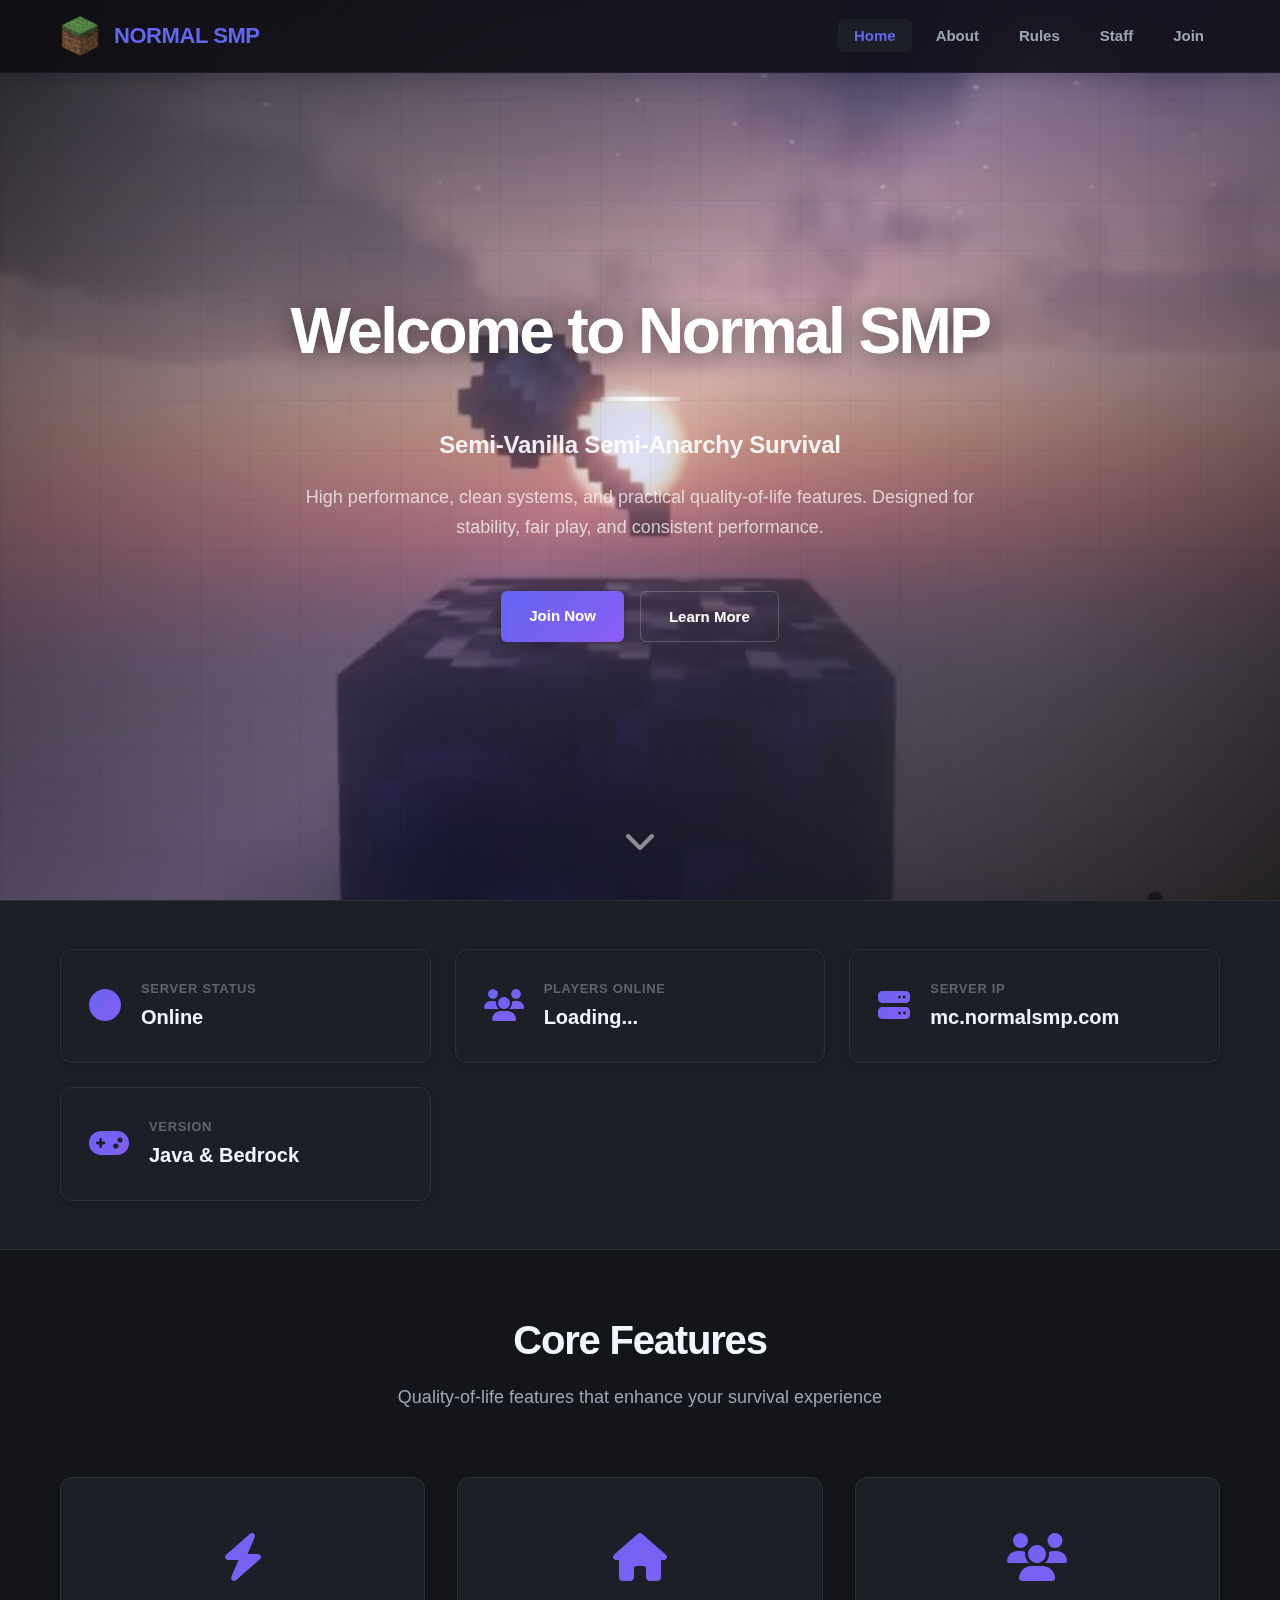
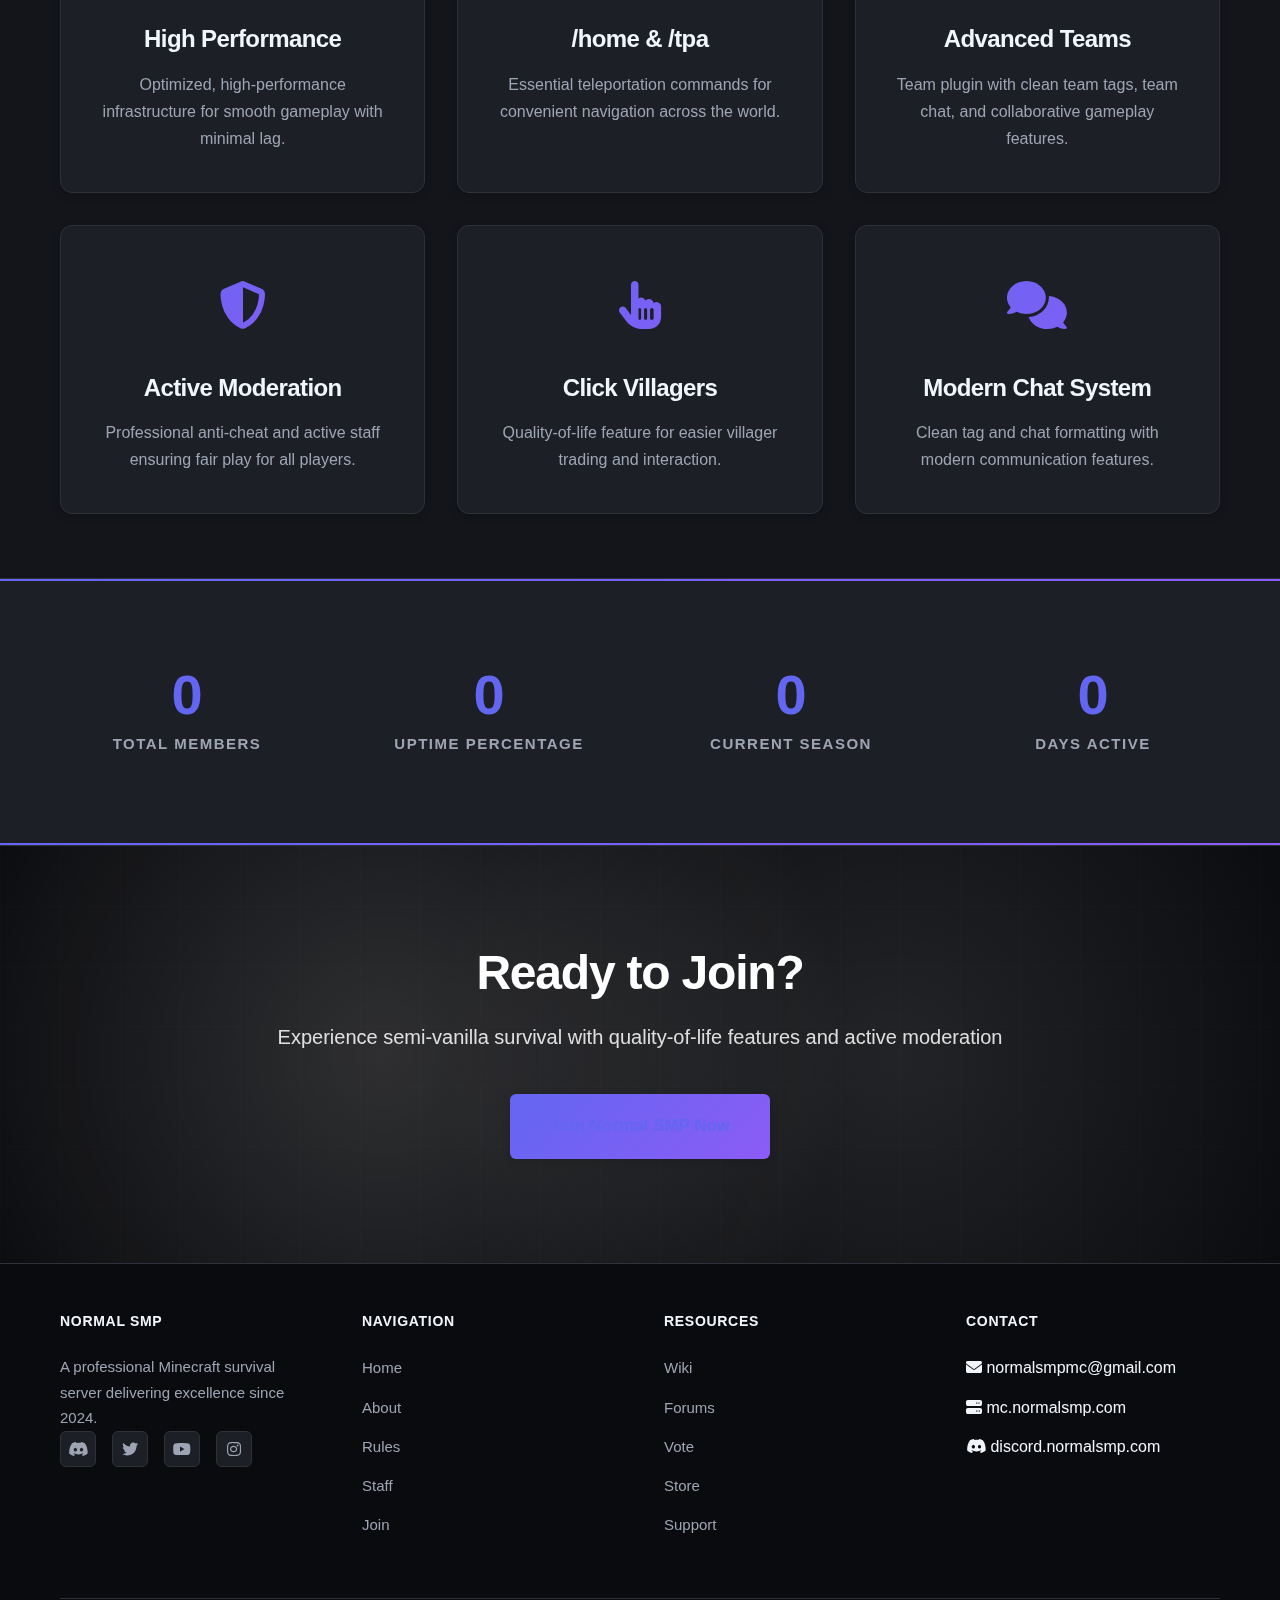
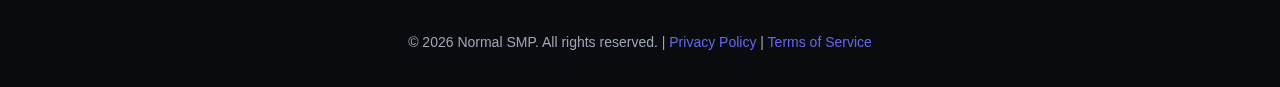
<file: index.html>
<!DOCTYPE html>
<html lang="en">
<head>
    <meta charset="UTF-8">
    <meta name="viewport" content="width=device-width, initial-scale=1.0">
    <title>Normal SMP - Professional Minecraft Server</title>
    <link rel="stylesheet" href="css/style.css">
    <link rel="stylesheet" href="https://cdnjs.cloudflare.com/ajax/libs/font-awesome/6.4.0/css/all.min.css">
</head>
<body>
    <!-- Navigation -->
    <nav class="navbar">
        <div class="container">
            <div class="nav-brand">
                <img src="images/logo.png" alt="Normal SMP" class="logo">
                <span class="brand-text">NORMAL SMP</span>
            </div>
            <ul class="nav-menu">
                <li><a href="index.html" class="nav-link active">Home</a></li>
                <li><a href="about.html" class="nav-link">About</a></li>
                <li><a href="rules.html" class="nav-link">Rules</a></li>
                <li><a href="staff.html" class="nav-link">Staff</a></li>
                <li><a href="join.html" class="nav-link">Join</a></li>
            </ul>
            <div class="hamburger">
                <span></span>
                <span></span>
                <span></span>
            </div>
        </div>
    </nav>

    <!-- Hero Section -->
    <section class="hero">
        <div class="hero-overlay"></div>
        <div class="hero-content">
            <h1 class="hero-title">Welcome to Normal SMP</h1>
            <div class="hero-divider"></div>
            <p class="hero-subtitle">Semi-Vanilla Semi-Anarchy Survival</p>
            <p class="hero-description">High performance, clean systems, and practical quality-of-life features. Designed for stability, fair play, and consistent performance.</p>
            <div class="hero-actions">
                <a href="join.html" class="btn btn-primary">Join Now</a>
                <a href="about.html" class="btn btn-outline">Learn More</a>
            </div>
        </div>
        <div class="scroll-indicator">
            <i class="fas fa-chevron-down"></i>
        </div>
    </section>

    <!-- Server Status -->
    <section class="status-bar">
        <div class="container">
            <div class="status-grid">
                <div class="status-item">
                    <div class="status-icon">
                        <i class="fas fa-circle status-online"></i>
                    </div>
                    <div class="status-info">
                        <span class="status-label">Server Status</span>
                        <span class="status-value">Online</span>
                    </div>
                </div>
                <div class="status-item">
                    <div class="status-icon">
                        <i class="fas fa-users"></i>
                    </div>
                    <div class="status-info">
                        <span class="status-label">Players Online</span>
                        <span class="status-value" id="player-count">Loading...</span>
                    </div>
                </div>
                <div class="status-item">
                    <div class="status-icon">
                        <i class="fas fa-server"></i>
                    </div>
                    <div class="status-info">
                        <span class="status-label">Server IP</span>
                        <span class="status-value">mc.normalsmp.com</span>
                    </div>
                </div>
                <div class="status-item">
                    <div class="status-icon">
                        <i class="fas fa-gamepad"></i>
                    </div>
                    <div class="status-info">
                        <span class="status-label">Version</span>
                        <span class="status-value">Java & Bedrock</span>
                    </div>
                </div>
            </div>
        </div>
    </section>

    <!-- Features Section -->
    <section class="features">
        <div class="container">
            <div class="section-header">
                <h2 class="section-title">Core Features</h2>
                <p class="section-subtitle">Quality-of-life features that enhance your survival experience</p>
            </div>
            <div class="features-grid">
                <div class="feature-card">
                    <div class="feature-icon">
                        <i class="fas fa-bolt"></i>
                    </div>
                    <h3>High Performance</h3>
                    <p>Optimized, high-performance infrastructure for smooth gameplay with minimal lag.</p>
                </div>
                <div class="feature-card">
                    <div class="feature-icon">
                        <i class="fas fa-home"></i>
                    </div>
                    <h3>/home & /tpa</h3>
                    <p>Essential teleportation commands for convenient navigation across the world.</p>
                </div>
                <div class="feature-card">
                    <div class="feature-icon">
                        <i class="fas fa-users"></i>
                    </div>
                    <h3>Advanced Teams</h3>
                    <p>Team plugin with clean team tags, team chat, and collaborative gameplay features.</p>
                </div>
                <div class="feature-card">
                    <div class="feature-icon">
                        <i class="fas fa-shield-alt"></i>
                    </div>
                    <h3>Active Moderation</h3>
                    <p>Professional anti-cheat and active staff ensuring fair play for all players.</p>
                </div>
                <div class="feature-card">
                    <div class="feature-icon">
                        <i class="fas fa-hand-pointer"></i>
                    </div>
                    <h3>Click Villagers</h3>
                    <p>Quality-of-life feature for easier villager trading and interaction.</p>
                </div>
                <div class="feature-card">
                    <div class="feature-icon">
                        <i class="fas fa-comments"></i>
                    </div>
                    <h3>Modern Chat System</h3>
                    <p>Clean tag and chat formatting with modern communication features.</p>
                </div>
            </div>
        </div>
    </section>

    <!-- Stats Section -->
    <section class="stats">
        <div class="container">
            <div class="stats-grid">
                <div class="stat-item">
                    <div class="stat-number" data-target="2500">0</div>
                    <div class="stat-label">Total Members</div>
                </div>
                <div class="stat-item">
                    <div class="stat-number" data-target="99.9">0</div>
                    <div class="stat-label">Uptime Percentage</div>
                </div>
                <div class="stat-item">
                    <div class="stat-number" data-target="2">0</div>
                    <div class="stat-label">Current Season</div>
                </div>
                <div class="stat-item">
                    <div class="stat-number" data-target="365">0</div>
                    <div class="stat-label">Days Active</div>
                </div>
            </div>
        </div>
    </section>

    <!-- CTA Section -->
    <section class="cta">
        <div class="container">
            <div class="cta-content">
                <h2>Ready to Join?</h2>
                <p>Experience semi-vanilla survival with quality-of-life features and active moderation</p>
                <a href="join.html" class="btn btn-primary btn-large">Join Normal SMP Now</a>
            </div>
        </div>
    </section>

    <!-- Footer -->
    <footer class="footer">
        <div class="container">
            <div class="footer-grid">
                <div class="footer-section">
                    <h4>Normal SMP</h4>
                    <p>A professional Minecraft survival server delivering excellence since 2024.</p>
                    <div class="social-links">
                        <a href="https://discord.gg/w2VAY2GbvK" class="social-link" target="_blank"><i class="fab fa-discord"></i></a>
                        <a href="#" class="social-link"><i class="fab fa-twitter"></i></a>
                        <a href="https://www.youtube.com/@TheNormalSMPVanilla" class="social-link" target="_blank"><i class="fab fa-youtube"></i></a>
                        <a href="#" class="social-link"><i class="fab fa-instagram"></i></a>
                    </div>
                </div>
                <div class="footer-section">
                    <h4>Navigation</h4>
                    <ul class="footer-links">
                        <li><a href="index.html">Home</a></li>
                        <li><a href="about.html">About</a></li>
                        <li><a href="rules.html">Rules</a></li>
                        <li><a href="staff.html">Staff</a></li>
                        <li><a href="join.html">Join</a></li>
                    </ul>
                </div>
                <div class="footer-section">
                    <h4>Resources</h4>
                    <ul class="footer-links">
                        <li><a href="#">Wiki</a></li>
                        <li><a href="#">Forums</a></li>
                        <li><a href="#">Vote</a></li>
                        <li><a href="#">Store</a></li>
                        <li><a href="#">Support</a></li>
                    </ul>
                </div>
                <div class="footer-section">
                    <h4>Contact</h4>
                    <ul class="footer-links">
                        <li><i class="fas fa-envelope"></i> normalsmpmc@gmail.com</li>
                        <li><i class="fas fa-server"></i> mc.normalsmp.com</li>
                        <li><i class="fab fa-discord"></i> discord.normalsmp.com</li>
                    </ul>
                </div>
            </div>
            <div class="footer-bottom">
                <p>&copy; 2026 Normal SMP. All rights reserved. | <a href="#">Privacy Policy</a> | <a href="#">Terms of Service</a></p>
            </div>
        </div>
    </footer>

    <script src="js/script.js"></script>
</body>
</html>
</file>
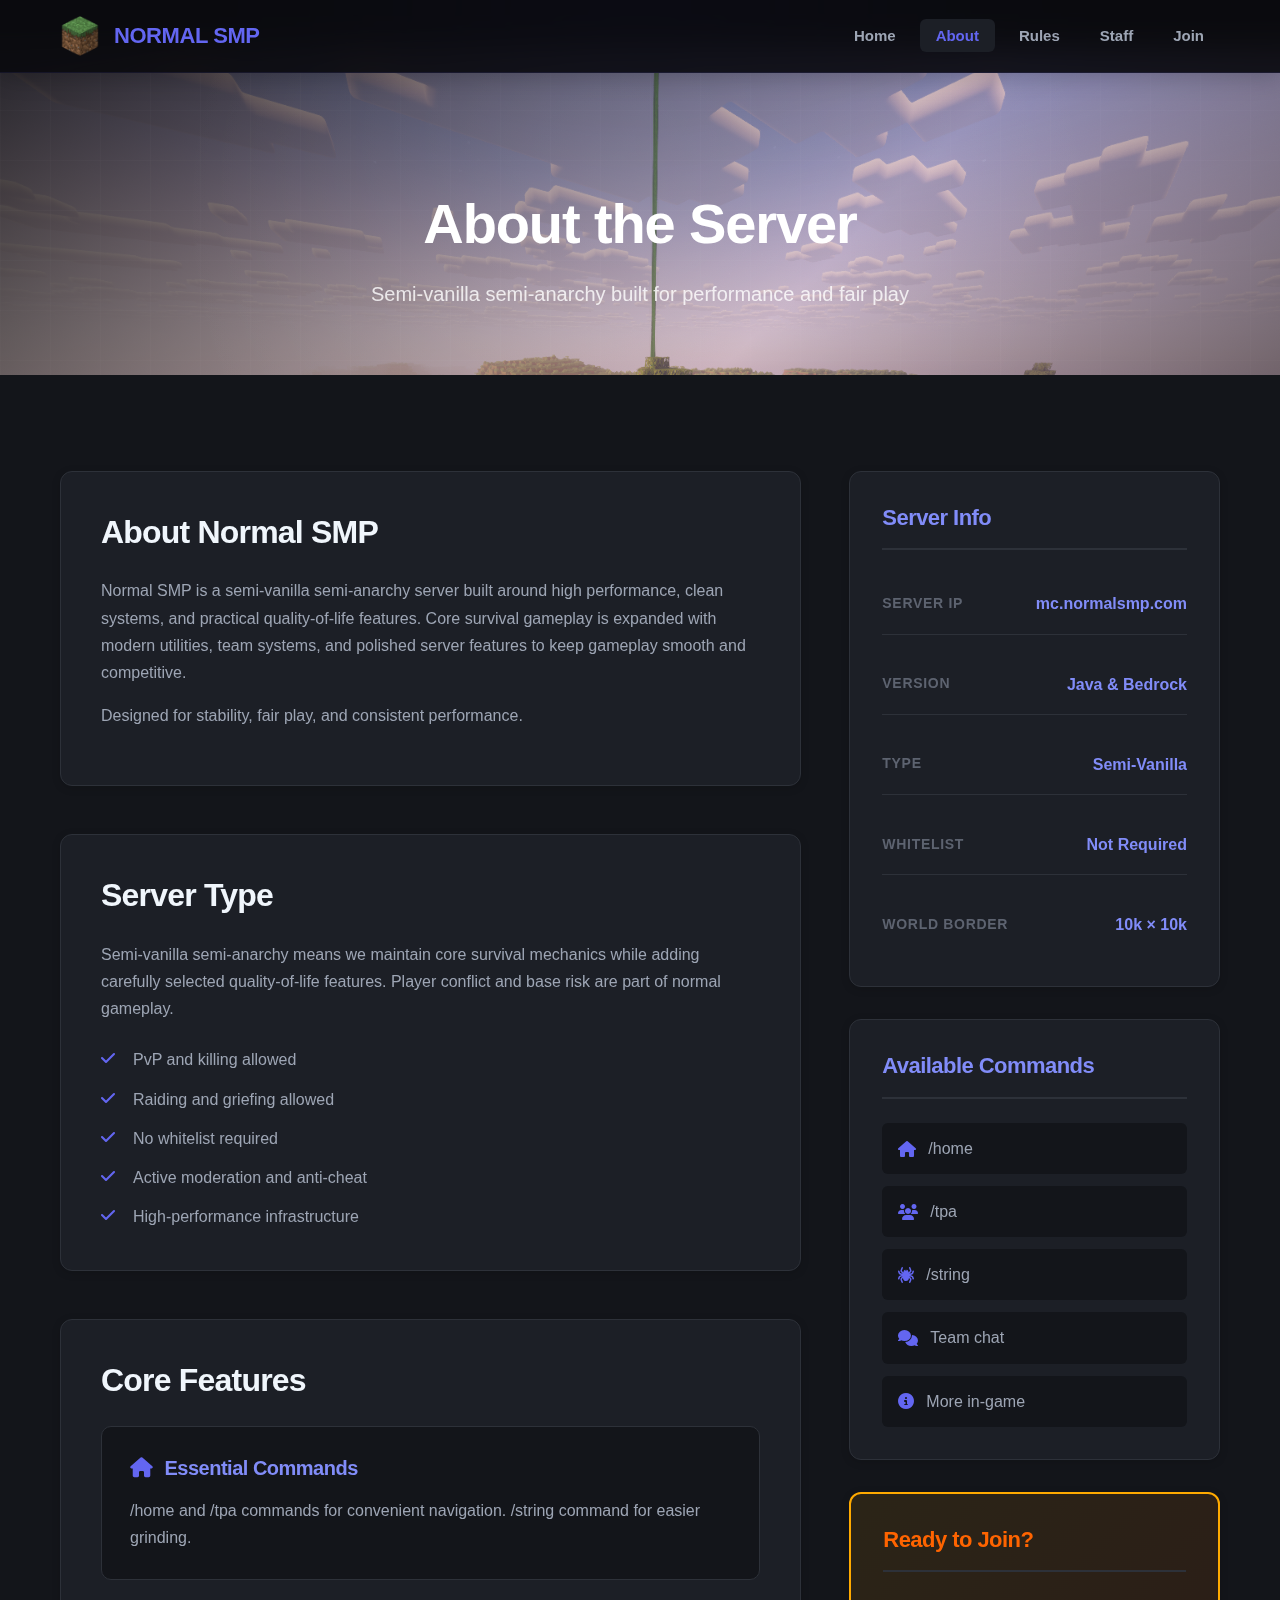
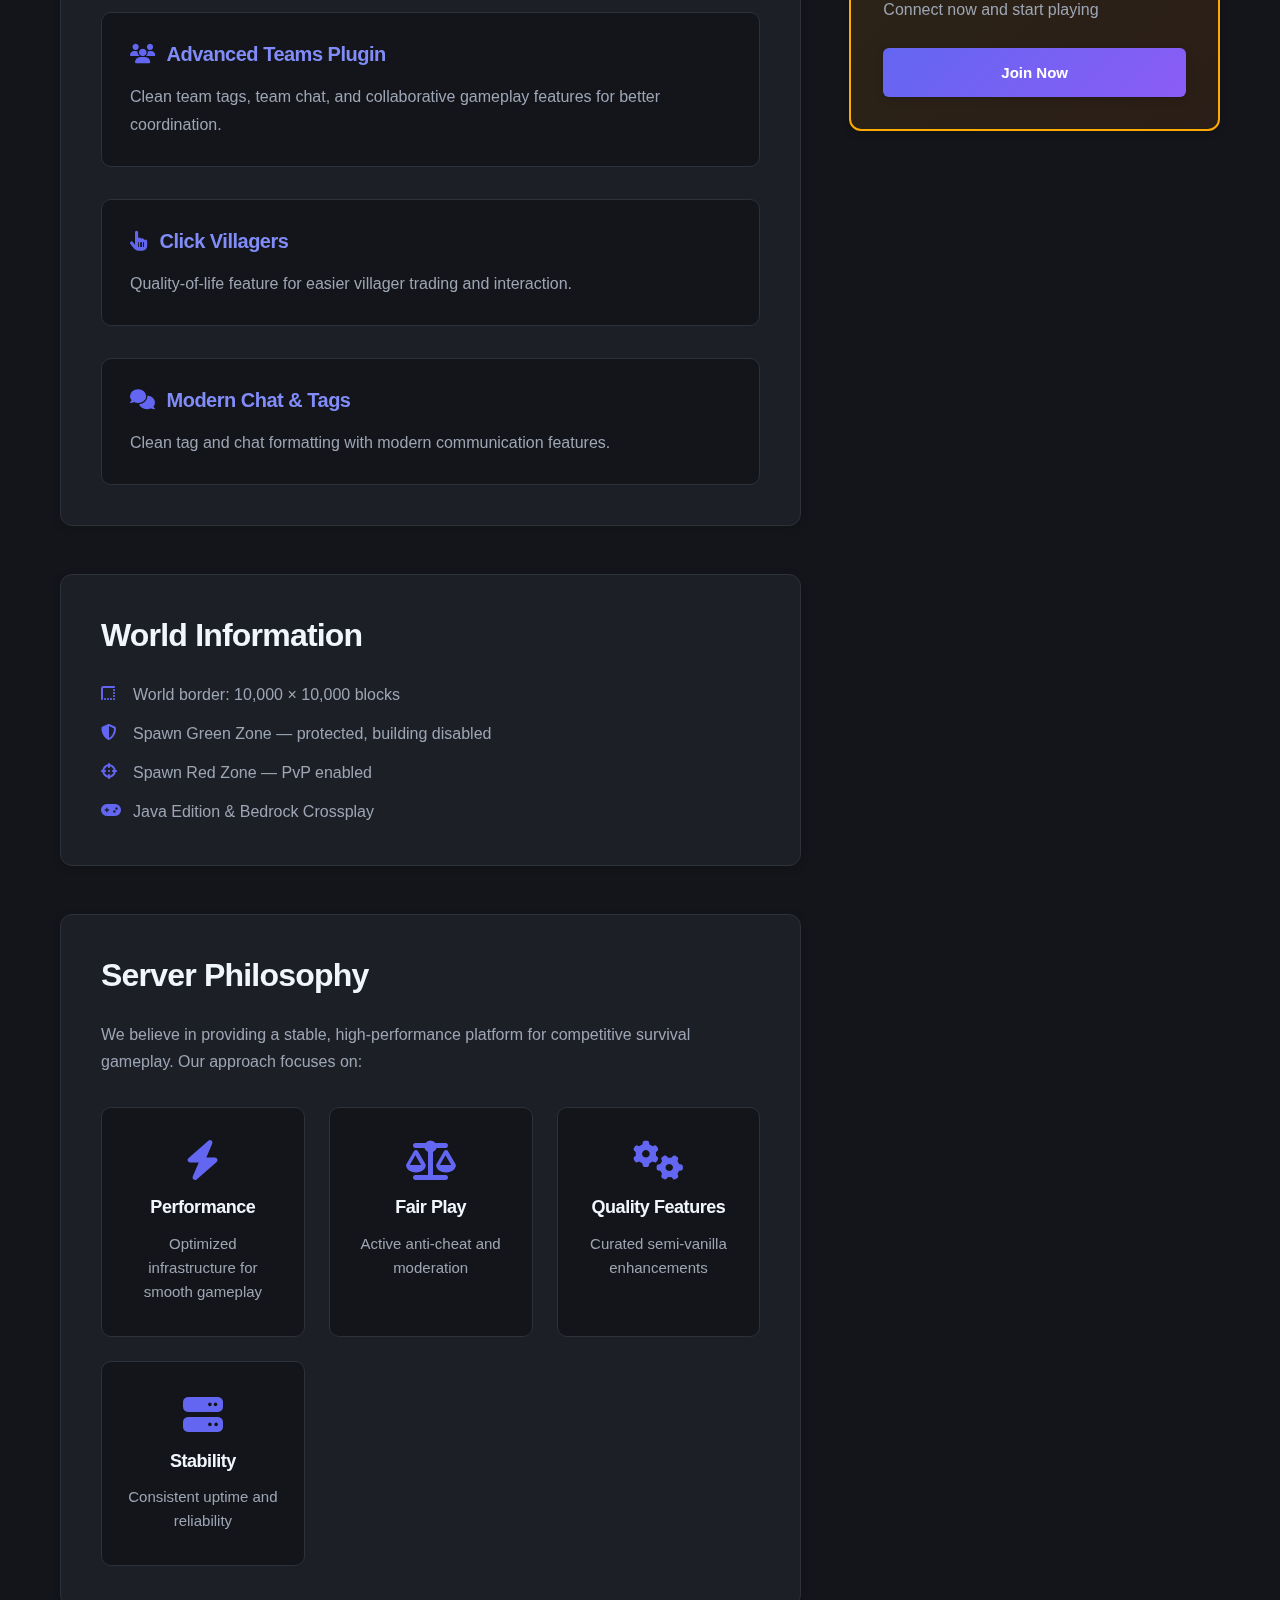
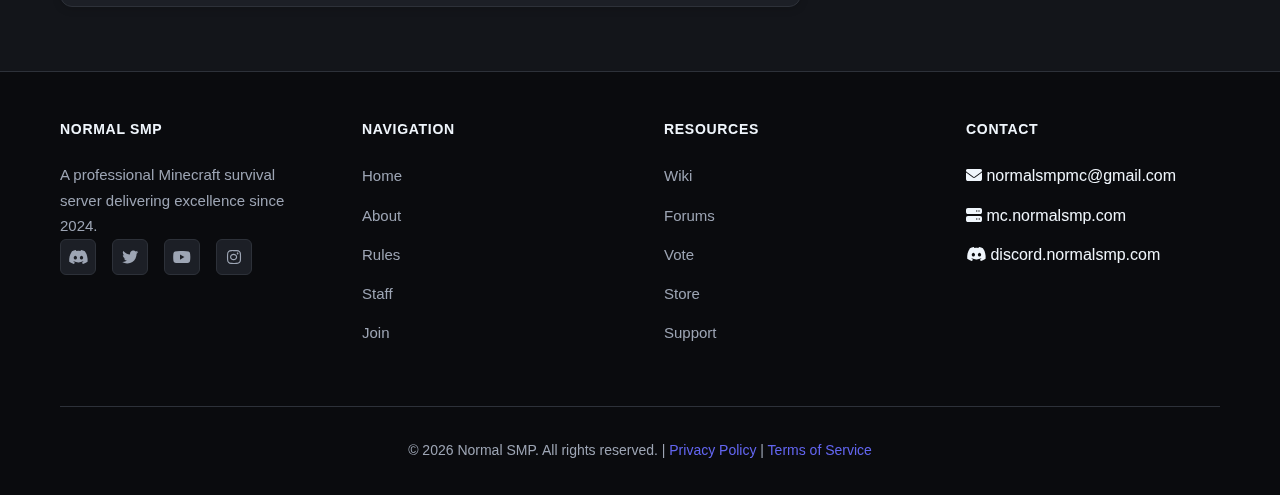
<file: about.html>
<!DOCTYPE html>
<html lang="en">
<head>
    <meta charset="UTF-8">
    <meta name="viewport" content="width=device-width, initial-scale=1.0">
    <title>About - Normal SMP</title>
    <link rel="stylesheet" href="css/style.css">
    <link rel="stylesheet" href="https://cdnjs.cloudflare.com/ajax/libs/font-awesome/6.4.0/css/all.min.css">
</head>
<body>
    <!-- Navigation -->
    <nav class="navbar">
        <div class="container">
            <div class="nav-brand">
                <img src="images/logo.png" alt="Normal SMP" class="logo">
                <span class="brand-text">NORMAL SMP</span>
            </div>
            <ul class="nav-menu">
                <li><a href="index.html" class="nav-link">Home</a></li>
                <li><a href="about.html" class="nav-link active">About</a></li>
                <li><a href="rules.html" class="nav-link">Rules</a></li>
                <li><a href="staff.html" class="nav-link">Staff</a></li>
                <li><a href="join.html" class="nav-link">Join</a></li>
            </ul>
            <div class="hamburger">
                <span></span>
                <span></span>
                <span></span>
            </div>
        </div>
    </nav>

    <!-- Page Header -->
    <section class="page-header">
        <div class="container">
            <h1>About the Server</h1>
            <p>Semi-vanilla semi-anarchy built for performance and fair play</p>
        </div>
    </section>

    <!-- About Content -->
    <section class="content-section">
        <div class="container">
            <div class="content-grid">
                <div class="content-main">
                    <div class="content-block">
                        <h2>About Normal SMP</h2>
                        <p>Normal SMP is a semi-vanilla semi-anarchy server built around high performance, clean systems, and practical quality-of-life features. Core survival gameplay is expanded with modern utilities, team systems, and polished server features to keep gameplay smooth and competitive.</p>
                        <p>Designed for stability, fair play, and consistent performance.</p>
                    </div>

                    <div class="content-block">
                        <h2>Server Type</h2>
                        <p>Semi-vanilla semi-anarchy means we maintain core survival mechanics while adding carefully selected quality-of-life features. Player conflict and base risk are part of normal gameplay.</p>
                        <ul class="styled-list">
                            <li><i class="fas fa-check"></i> PvP and killing allowed</li>
                            <li><i class="fas fa-check"></i> Raiding and griefing allowed</li>
                            <li><i class="fas fa-check"></i> No whitelist required</li>
                            <li><i class="fas fa-check"></i> Active moderation and anti-cheat</li>
                            <li><i class="fas fa-check"></i> High-performance infrastructure</li>
                        </ul>
                    </div>

                    <div class="content-block">
                        <h2>Core Features</h2>
                        <div class="feature-list">
                            <div class="feature-item">
                                <h3><i class="fas fa-home"></i> Essential Commands</h3>
                                <p>/home and /tpa commands for convenient navigation. /string command for easier grinding.</p>
                            </div>
                            <div class="feature-item">
                                <h3><i class="fas fa-users"></i> Advanced Teams Plugin</h3>
                                <p>Clean team tags, team chat, and collaborative gameplay features for better coordination.</p>
                            </div>
                            <div class="feature-item">
                                <h3><i class="fas fa-hand-pointer"></i> Click Villagers</h3>
                                <p>Quality-of-life feature for easier villager trading and interaction.</p>
                            </div>
                            <div class="feature-item">
                                <h3><i class="fas fa-comments"></i> Modern Chat & Tags</h3>
                                <p>Clean tag and chat formatting with modern communication features.</p>
                            </div>
                        </div>
                    </div>

                    <div class="content-block">
                        <h2>World Information</h2>
                        <ul class="styled-list">
                            <li><i class="fas fa-border-style"></i> World border: 10,000 × 10,000 blocks</li>
                            <li><i class="fas fa-shield-alt"></i> Spawn Green Zone — protected, building disabled</li>
                            <li><i class="fas fa-crosshairs"></i> Spawn Red Zone — PvP enabled</li>
                            <li><i class="fas fa-gamepad"></i> Java Edition & Bedrock Crossplay</li>
                        </ul>
                    </div>

                    <div class="content-block">
                        <h2>Server Philosophy</h2>
                        <p>We believe in providing a stable, high-performance platform for competitive survival gameplay. Our approach focuses on:</p>
                        <div class="values-grid">
                            <div class="value-card">
                                <i class="fas fa-bolt"></i>
                                <h4>Performance</h4>
                                <p>Optimized infrastructure for smooth gameplay</p>
                            </div>
                            <div class="value-card">
                                <i class="fas fa-balance-scale"></i>
                                <h4>Fair Play</h4>
                                <p>Active anti-cheat and moderation</p>
                            </div>
                            <div class="value-card">
                                <i class="fas fa-cogs"></i>
                                <h4>Quality Features</h4>
                                <p>Curated semi-vanilla enhancements</p>
                            </div>
                            <div class="value-card">
                                <i class="fas fa-server"></i>
                                <h4>Stability</h4>
                                <p>Consistent uptime and reliability</p>
                            </div>
                        </div>
                    </div>
                </div>

                <aside class="content-sidebar">
                    <div class="sidebar-card">
                        <h3>Server Info</h3>
                        <div class="stat-list">
                            <div class="stat-item-small">
                                <span class="stat-label">Server IP</span>
                                <span class="stat-value">mc.normalsmp.com</span>
                            </div>
                            <div class="stat-item-small">
                                <span class="stat-label">Version</span>
                                <span class="stat-value">Java & Bedrock</span>
                            </div>
                            <div class="stat-item-small">
                                <span class="stat-label">Type</span>
                                <span class="stat-value">Semi-Vanilla</span>
                            </div>
                            <div class="stat-item-small">
                                <span class="stat-label">Whitelist</span>
                                <span class="stat-value">Not Required</span>
                            </div>
                            <div class="stat-item-small">
                                <span class="stat-label">World Border</span>
                                <span class="stat-value">10k × 10k</span>
                            </div>
                        </div>
                    </div>

                    <div class="sidebar-card">
                        <h3>Available Commands</h3>
                        <ul class="specs-list">
                            <li><i class="fas fa-home"></i> /home</li>
                            <li><i class="fas fa-users"></i> /tpa</li>
                            <li><i class="fas fa-spider"></i> /string</li>
                            <li><i class="fas fa-comments"></i> Team chat</li>
                            <li><i class="fas fa-info-circle"></i> More in-game</li>
                        </ul>
                    </div>

                    <div class="sidebar-card" style="background: linear-gradient(135deg, rgba(255, 170, 0, 0.1) 0%, rgba(255, 100, 0, 0.1) 100%); border: 2px solid #ffaa00;">
                        <h3 style="color: #ff6400;">Ready to Join?</h3>
                        <p>Connect now and start playing</p>
                        <a href="join.html" class="btn btn-primary btn-block">Join Now</a>
                    </div>
                </aside>
            </div>
        </div>
    </section>

    <!-- Footer -->
    <footer class="footer">
        <div class="container">
            <div class="footer-grid">
                <div class="footer-section">
                    <h4>Normal SMP</h4>
                    <p>A professional Minecraft survival server delivering excellence since 2024.</p>
                    <div class="social-links">
                        <a href="https://discord.gg/w2VAY2GbvK" class="social-link" target="_blank"><i class="fab fa-discord"></i></a>
                        <a href="#" class="social-link"><i class="fab fa-twitter"></i></a>
                        <a href="https://www.youtube.com/@TheNormalSMPVanilla" class="social-link" target="_blank"><i class="fab fa-youtube"></i></a>
                        <a href="#" class="social-link"><i class="fab fa-instagram"></i></a>
                    </div>
                </div>
                <div class="footer-section">
                    <h4>Navigation</h4>
                    <ul class="footer-links">
                        <li><a href="index.html">Home</a></li>
                        <li><a href="about.html">About</a></li>
                        <li><a href="rules.html">Rules</a></li>
                        <li><a href="staff.html">Staff</a></li>
                        <li><a href="join.html">Join</a></li>
                    </ul>
                </div>
                <div class="footer-section">
                    <h4>Resources</h4>
                    <ul class="footer-links">
                        <li><a href="#">Wiki</a></li>
                        <li><a href="#">Forums</a></li>
                        <li><a href="#">Vote</a></li>
                        <li><a href="#">Store</a></li>
                        <li><a href="#">Support</a></li>
                    </ul>
                </div>
                <div class="footer-section">
                    <h4>Contact</h4>
                    <ul class="footer-links">
                        <li><i class="fas fa-envelope"></i> normalsmpmc@gmail.com</li>
                        <li><i class="fas fa-server"></i> mc.normalsmp.com</li>
                        <li><i class="fab fa-discord"></i> discord.normalsmp.com</li>
                    </ul>
                </div>
            </div>
            <div class="footer-bottom">
                <p>&copy; 2026 Normal SMP. All rights reserved. | <a href="#">Privacy Policy</a> | <a href="#">Terms of Service</a></p>
            </div>
        </div>
    </footer>

    <script src="js/script.js"></script>
</body>
</html>
</file>
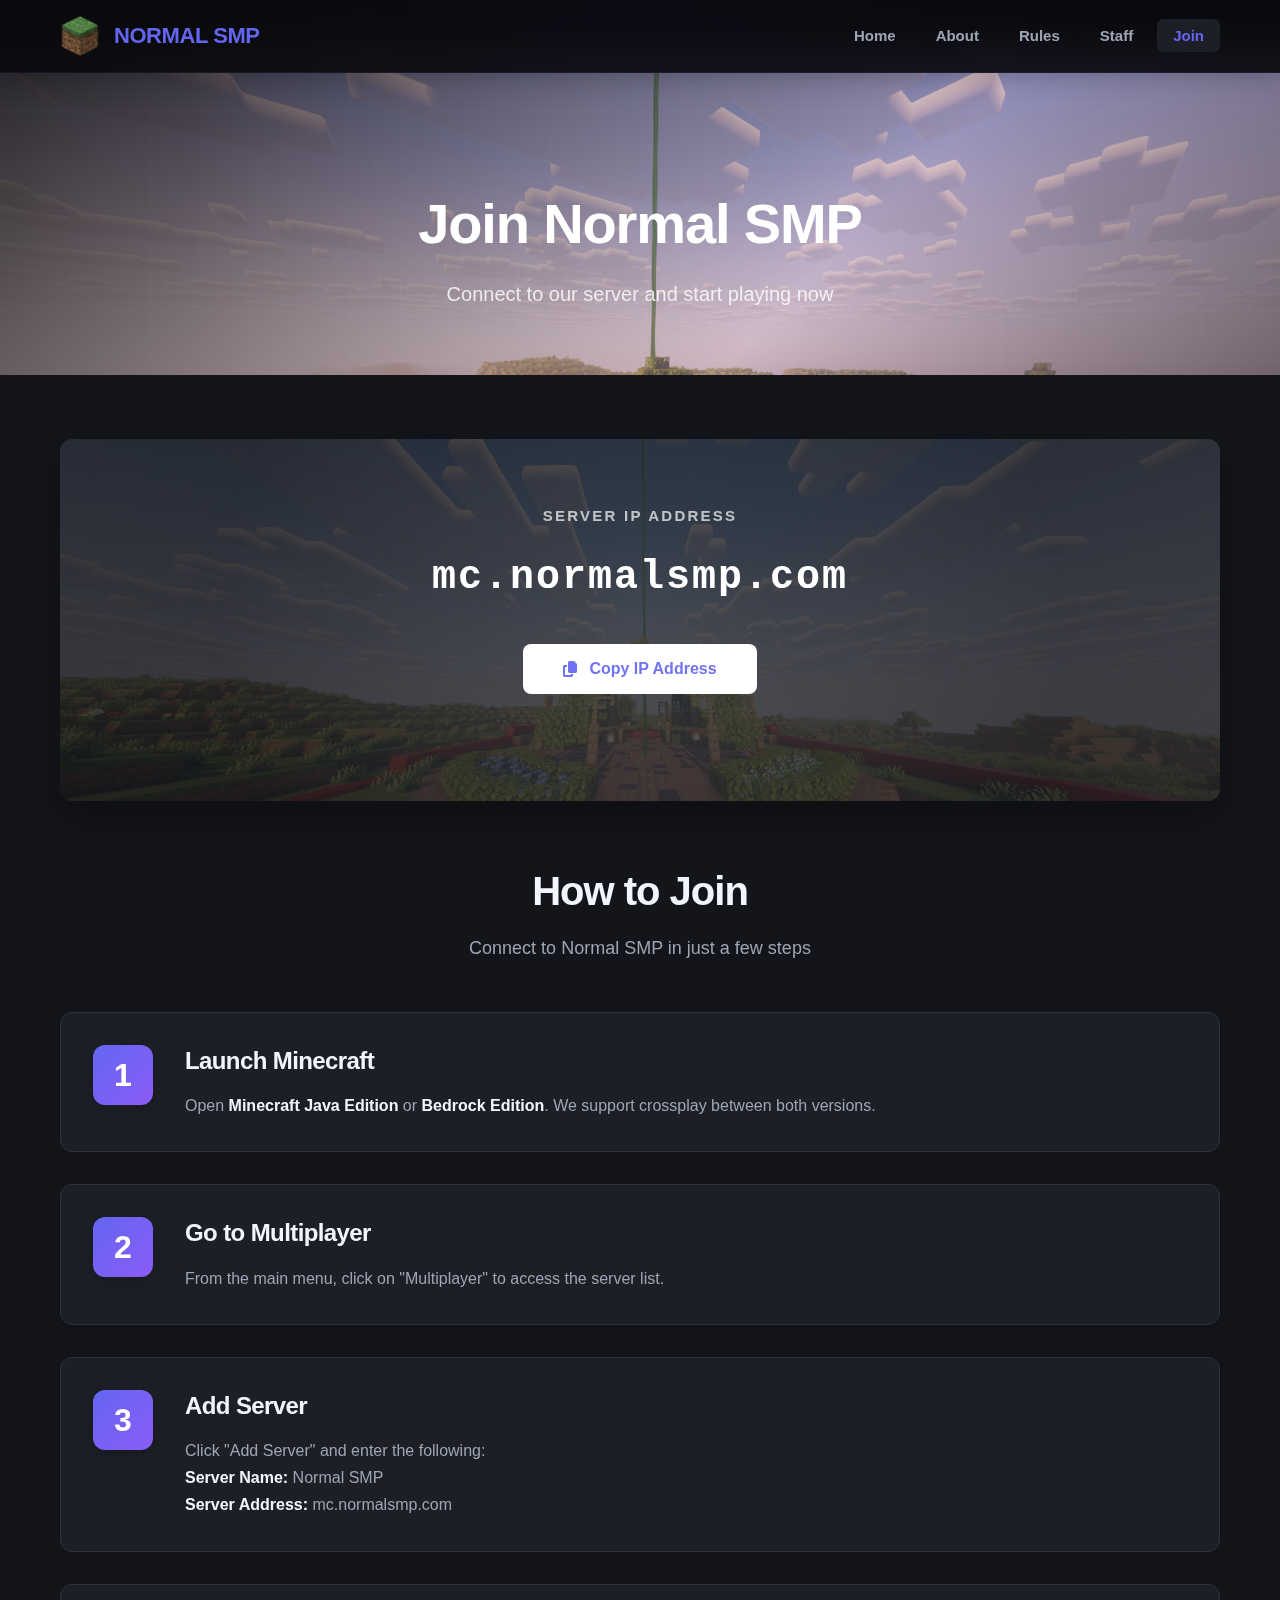
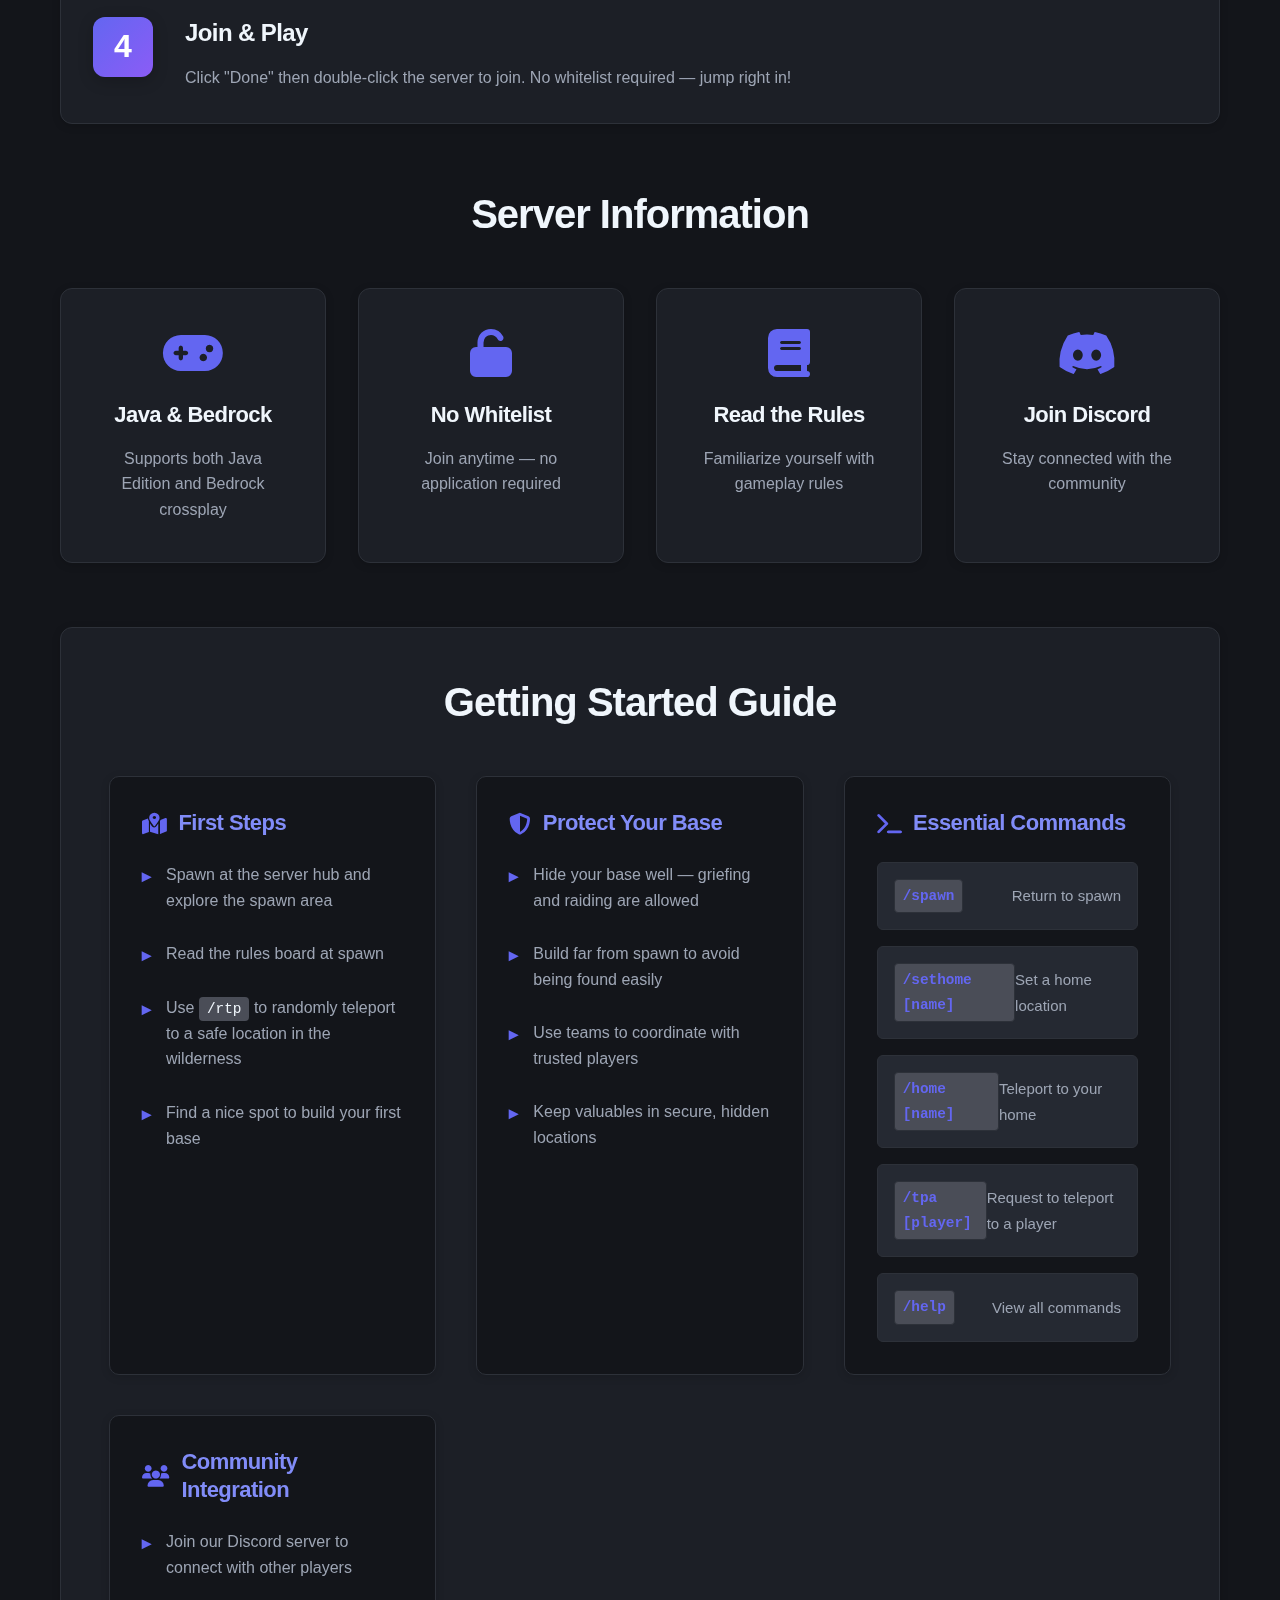
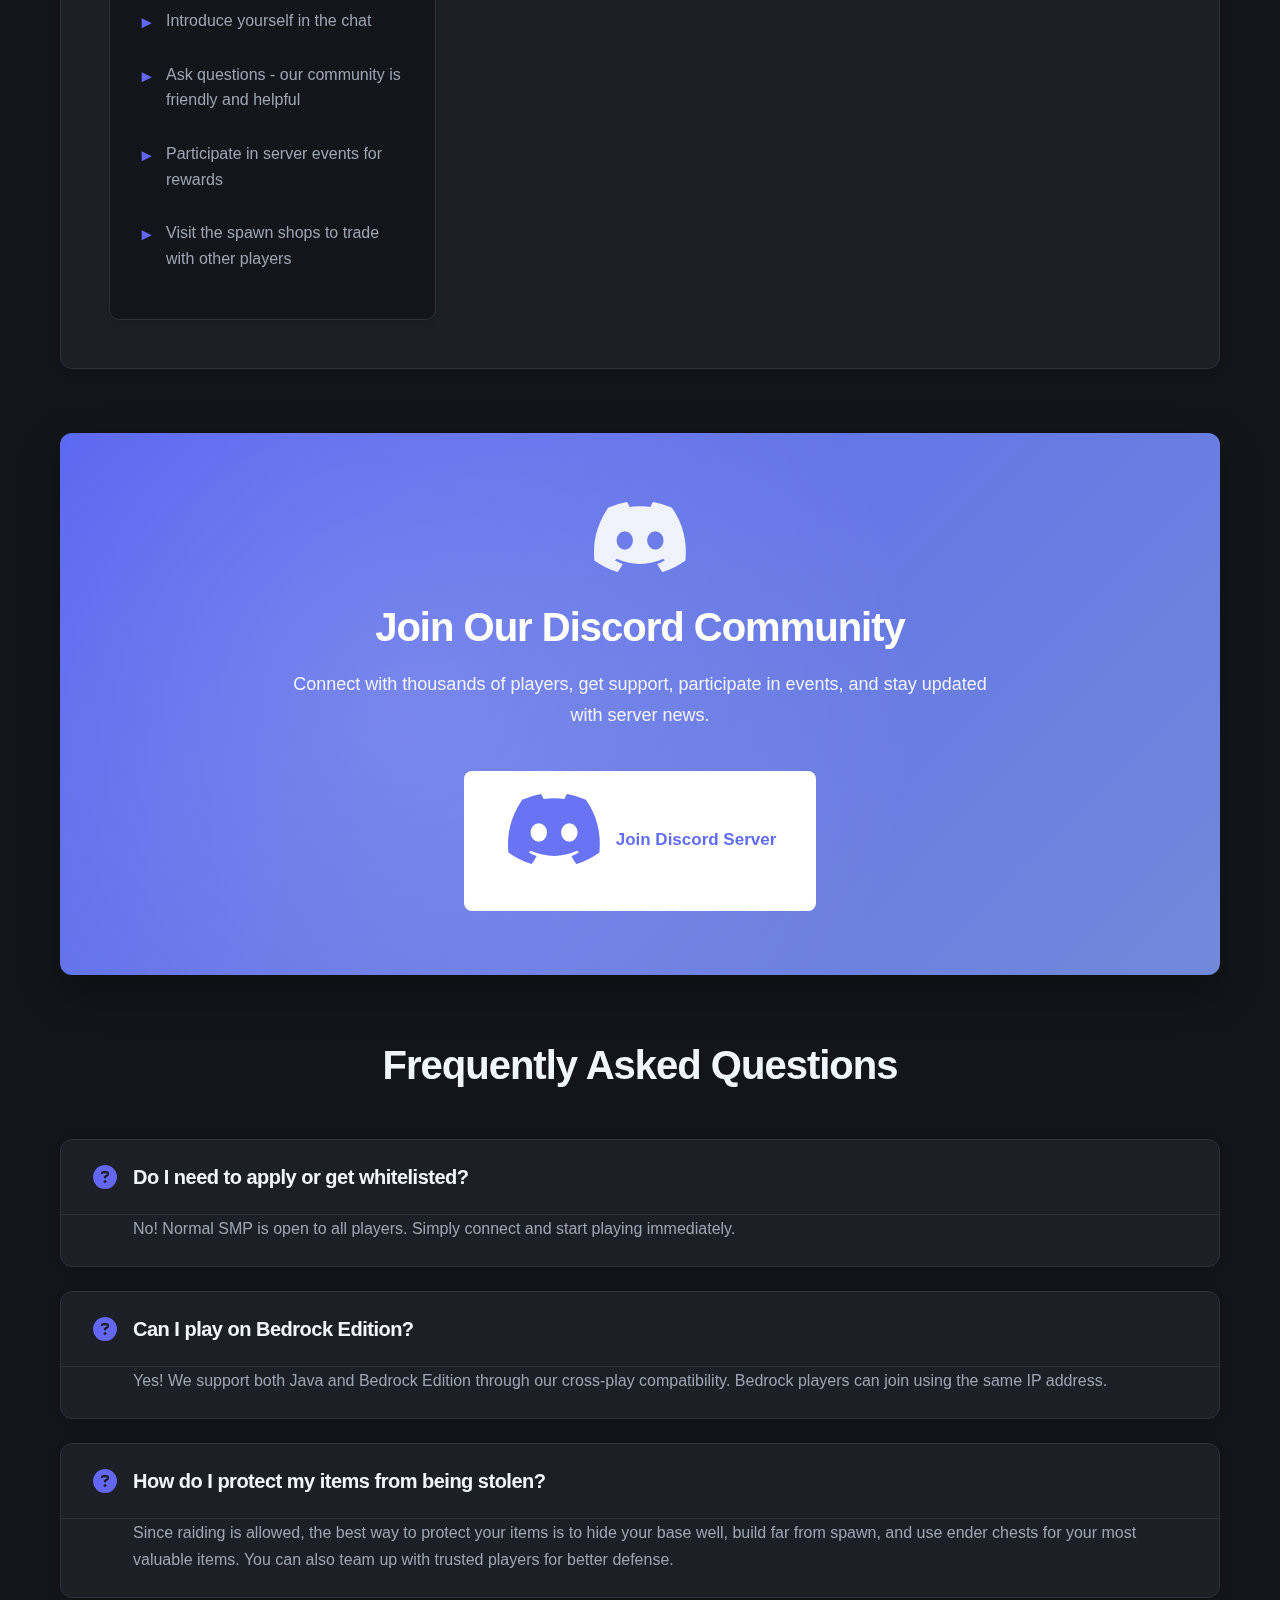
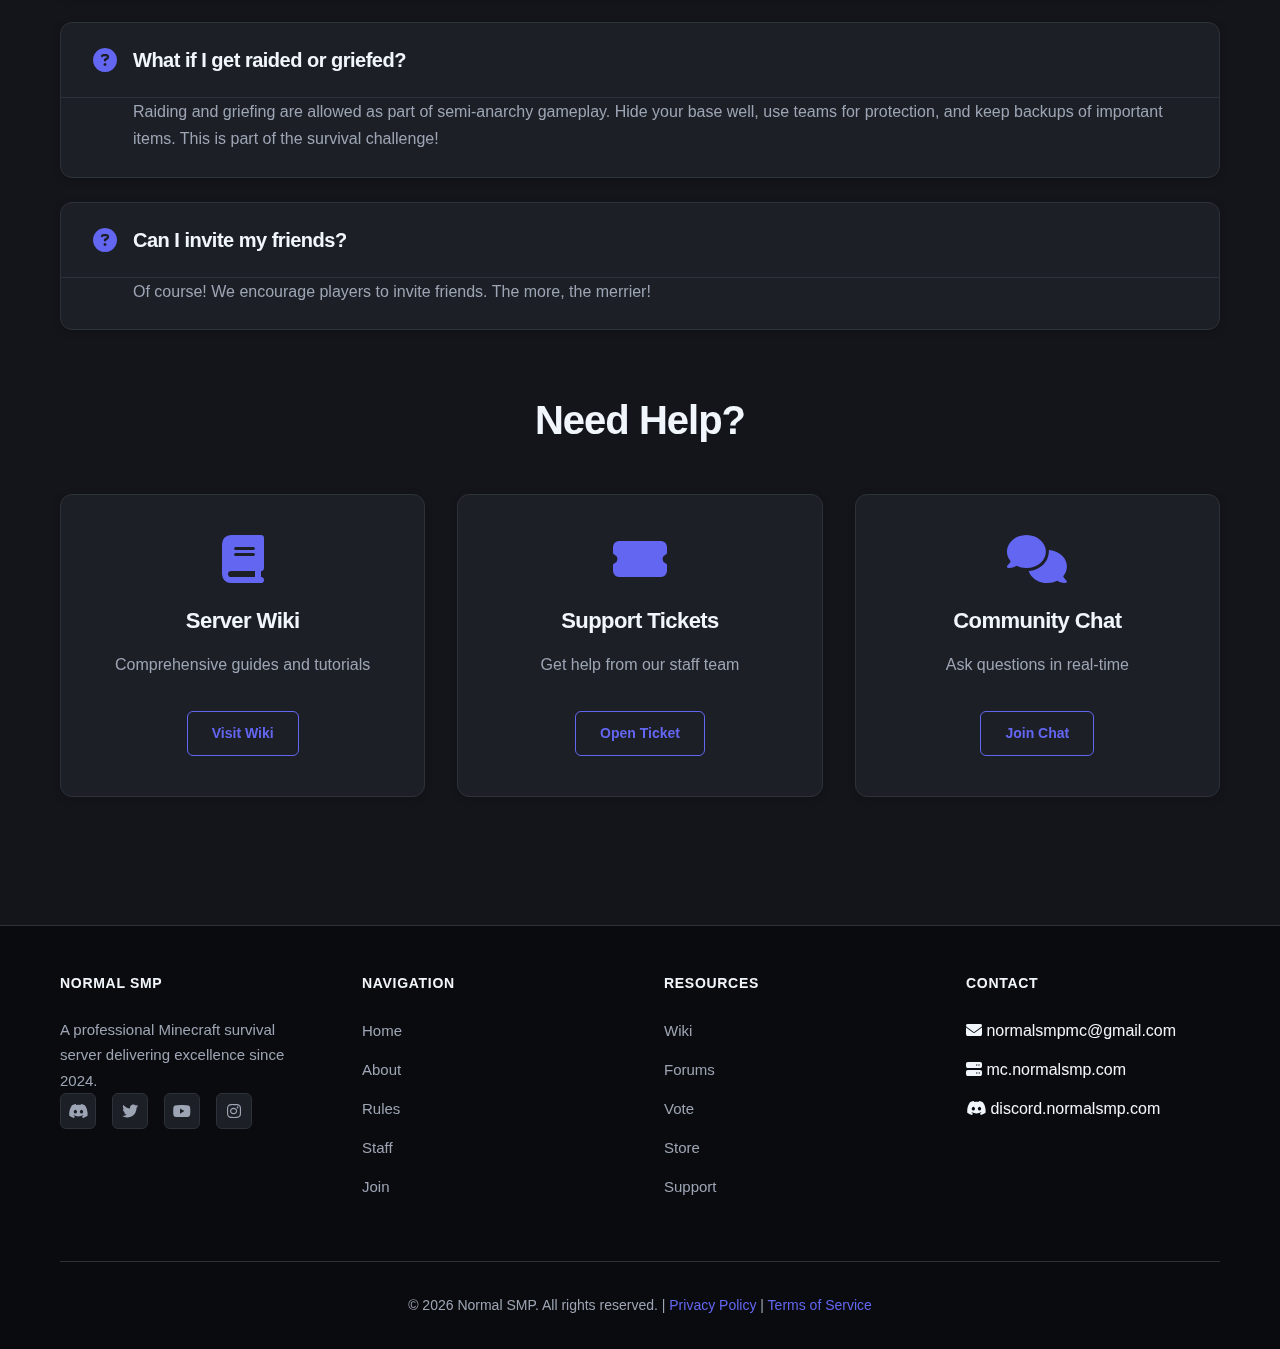
<file: join.html>
<!DOCTYPE html>
<html lang="en">
<head>
    <meta charset="UTF-8">
    <meta name="viewport" content="width=device-width, initial-scale=1.0">
    <title>Join Server - Normal SMP</title>
    <link rel="stylesheet" href="css/style.css">
    <link rel="stylesheet" href="https://cdnjs.cloudflare.com/ajax/libs/font-awesome/6.4.0/css/all.min.css">
</head>
<body>
    <!-- Navigation -->
    <nav class="navbar">
        <div class="container">
            <div class="nav-brand">
                <img src="images/logo.png" alt="Normal SMP" class="logo">
                <span class="brand-text">NORMAL SMP</span>
            </div>
            <ul class="nav-menu">
                <li><a href="index.html" class="nav-link">Home</a></li>
                <li><a href="about.html" class="nav-link">About</a></li>
                <li><a href="rules.html" class="nav-link">Rules</a></li>
                <li><a href="staff.html" class="nav-link">Staff</a></li>
                <li><a href="join.html" class="nav-link active">Join</a></li>
            </ul>
            <div class="hamburger">
                <span></span>
                <span></span>
                <span></span>
            </div>
        </div>
    </nav>

    <!-- Page Header -->
    <section class="page-header">
        <div class="container">
            <h1>Join Normal SMP</h1>
            <p>Connect to our server and start playing now</p>
        </div>
    </section>

    <!-- Join Content -->
    <section class="content-section">
        <div class="container">
            <!-- Server IP Section -->
            <div class="join-hero">
                <div class="server-ip-large">
                    <div class="ip-label">Server IP Address</div>
                    <div class="ip-address" id="serverIP">mc.normalsmp.com</div>
                    <button class="copy-button" id="copyButton">
                        <i class="fas fa-copy"></i> Copy IP Address
                    </button>
                    <div class="copy-success" id="copySuccess">
                        <i class="fas fa-check"></i> Copied to clipboard!
                    </div>
                </div>
            </div>

            <!-- How to Join Steps -->
            <div class="steps-section">
                <h2>How to Join</h2>
                <p class="steps-intro">Connect to Normal SMP in just a few steps</p>
                
                <div class="steps-container">
                    <div class="step-card">
                        <div class="step-number">1</div>
                        <div class="step-content">
                            <h3>Launch Minecraft</h3>
                            <p>Open <strong>Minecraft Java Edition</strong> or <strong>Bedrock Edition</strong>. We support crossplay between both versions.</p>
                        </div>
                    </div>

                    <div class="step-card">
                        <div class="step-number">2</div>
                        <div class="step-content">
                            <h3>Go to Multiplayer</h3>
                            <p>From the main menu, click on "Multiplayer" to access the server list.</p>
                        </div>
                    </div>

                    <div class="step-card">
                        <div class="step-number">3</div>
                        <div class="step-content">
                            <h3>Add Server</h3>
                            <p>Click "Add Server" and enter the following:<br>
                            <strong>Server Name:</strong> Normal SMP<br>
                            <strong>Server Address:</strong> mc.normalsmp.com</p>
                        </div>
                    </div>

                    <div class="step-card">
                        <div class="step-number">4</div>
                        <div class="step-content">
                            <h3>Join & Play</h3>
                            <p>Click "Done" then double-click the server to join. No whitelist required — jump right in!</p>
                        </div>
                    </div>
                </div>
            </div>

            <!-- Requirements -->
            <div class="requirements-section">
                <h2>Server Information</h2>
                <div class="requirements-grid">
                    <div class="requirement-card">
                        <i class="fas fa-gamepad"></i>
                        <h3>Java & Bedrock</h3>
                        <p>Supports both Java Edition and Bedrock crossplay</p>
                    </div>
                    <div class="requirement-card">
                        <i class="fas fa-unlock"></i>
                        <h3>No Whitelist</h3>
                        <p>Join anytime — no application required</p>
                    </div>
                    <div class="requirement-card">
                        <i class="fas fa-book"></i>
                        <h3>Read the Rules</h3>
                        <p>Familiarize yourself with gameplay rules</p>
                    </div>
                    <div class="requirement-card">
                        <i class="fab fa-discord"></i>
                        <h3>Join Discord</h3>
                        <p>Stay connected with the community</p>
                    </div>
                </div>
            </div>

            <!-- Getting Started -->
            <div class="getting-started">
                <h2>Getting Started Guide</h2>
                <div class="guide-content">
                    <div class="guide-section">
                        <h3><i class="fas fa-map-marked-alt"></i> First Steps</h3>
                        <ul>
                            <li>Spawn at the server hub and explore the spawn area</li>
                            <li>Read the rules board at spawn</li>
                            <li>Use <code>/rtp</code> to randomly teleport to a safe location in the wilderness</li>
                            <li>Find a nice spot to build your first base</li>
                        </ul>
                    </div>

                    <div class="guide-section">
                        <h3><i class="fas fa-shield-alt"></i> Protect Your Base</h3>
                        <ul>
                            <li>Hide your base well — griefing and raiding are allowed</li>
                            <li>Build far from spawn to avoid being found easily</li>
                            <li>Use teams to coordinate with trusted players</li>
                            <li>Keep valuables in secure, hidden locations</li>
                        </ul>
                    </div>

                    <div class="guide-section">
                        <h3><i class="fas fa-terminal"></i> Essential Commands</h3>
                        <div class="commands-list">
                            <div class="command-item">
                                <code>/spawn</code>
                                <span>Return to spawn</span>
                            </div>
                            <div class="command-item">
                                <code>/sethome [name]</code>
                                <span>Set a home location</span>
                            </div>
                            <div class="command-item">
                                <code>/home [name]</code>
                                <span>Teleport to your home</span>
                            </div>
                            <div class="command-item">
                                <code>/tpa [player]</code>
                                <span>Request to teleport to a player</span>
                            </div>
                            <div class="command-item">
                                <code>/help</code>
                                <span>View all commands</span>
                            </div>
                        </div>
                    </div>

                    <div class="guide-section">
                        <h3><i class="fas fa-users"></i> Community Integration</h3>
                        <ul>
                            <li>Join our Discord server to connect with other players</li>
                            <li>Introduce yourself in the chat</li>
                            <li>Ask questions - our community is friendly and helpful</li>
                            <li>Participate in server events for rewards</li>
                            <li>Visit the spawn shops to trade with other players</li>
                        </ul>
                    </div>
                </div>
            </div>

            <!-- Discord Section -->
            <div class="discord-join">
                <div class="discord-card">
                    <i class="fab fa-discord"></i>
                    <h2>Join Our Discord Community</h2>
                    <p>Connect with thousands of players, get support, participate in events, and stay updated with server news.</p>
                    <a href="https://discord.gg/w2VAY2GbvK" class="btn btn-discord" target="_blank">
                        <i class="fab fa-discord"></i> Join Discord Server
                    </a>
                </div>
            </div>

            <!-- FAQ -->
            <div class="faq-section">
                <h2>Frequently Asked Questions</h2>
                <div class="faq-container">
                    <div class="faq-item">
                        <div class="faq-question">
                            <i class="fas fa-question-circle"></i>
                            <h3>Do I need to apply or get whitelisted?</h3>
                        </div>
                        <div class="faq-answer">
                            <p>No! Normal SMP is open to all players. Simply connect and start playing immediately.</p>
                        </div>
                    </div>

                    <div class="faq-item">
                        <div class="faq-question">
                            <i class="fas fa-question-circle"></i>
                            <h3>Can I play on Bedrock Edition?</h3>
                        </div>
                        <div class="faq-answer">
                            <p>Yes! We support both Java and Bedrock Edition through our cross-play compatibility. Bedrock players can join using the same IP address.</p>
                        </div>
                    </div>

                    <div class="faq-item">
                        <div class="faq-question">
                            <i class="fas fa-question-circle"></i>
                            <h3>How do I protect my items from being stolen?</h3>
                        </div>
                        <div class="faq-answer">
                            <p>Since raiding is allowed, the best way to protect your items is to hide your base well, build far from spawn, and use ender chests for your most valuable items. You can also team up with trusted players for better defense.</p>
                        </div>
                    </div>

                    <div class="faq-item">
                        <div class="faq-question">
                            <i class="fas fa-question-circle"></i>
                            <h3>What if I get raided or griefed?</h3>
                        </div>
                        <div class="faq-answer">
                            <p>Raiding and griefing are allowed as part of semi-anarchy gameplay. Hide your base well, use teams for protection, and keep backups of important items. This is part of the survival challenge!</p>
                        </div>
                    </div>

                    <div class="faq-item">
                        <div class="faq-question">
                            <i class="fas fa-question-circle"></i>
                            <h3>Can I invite my friends?</h3>
                        </div>
                        <div class="faq-answer">
                            <p>Of course! We encourage players to invite friends. The more, the merrier!</p>
                        </div>
                    </div>
                </div>
            </div>

            <!-- Support -->
            <div class="support-section">
                <h2>Need Help?</h2>
                <div class="support-grid">
                    <div class="support-card">
                        <i class="fas fa-book"></i>
                        <h3>Server Wiki</h3>
                        <p>Comprehensive guides and tutorials</p>
                        <a href="https://discord.gg/w2VAY2GbvK" class="btn btn-outline-small" target="_blank">Visit Wiki</a>
                    </div>
                    <div class="support-card">
                        <i class="fas fa-ticket-alt"></i>
                        <h3>Support Tickets</h3>
                        <p>Get help from our staff team</p>
                        <a href="https://discord.gg/w2VAY2GbvK" class="btn btn-outline-small" target="_blank">Open Ticket</a>
                    </div>
                    <div class="support-card">
                        <i class="fas fa-comments"></i>
                        <h3>Community Chat</h3>
                        <p>Ask questions in real-time</p>
                        <a href="https://discord.gg/w2VAY2GbvK" class="btn btn-outline-small" target="_blank">Join Chat</a>
                    </div>
                </div>
            </div>
        </div>
    </section>

    <!-- Footer -->
    <footer class="footer">
        <div class="container">
            <div class="footer-grid">
                <div class="footer-section">
                    <h4>Normal SMP</h4>
                    <p>A professional Minecraft survival server delivering excellence since 2024.</p>
                    <div class="social-links">
                        <a href="https://discord.gg/w2VAY2GbvK" class="social-link" target="_blank"><i class="fab fa-discord"></i></a>
                        <a href="#" class="social-link"><i class="fab fa-twitter"></i></a>
                        <a href="https://www.youtube.com/@TheNormalSMPVanilla" class="social-link" target="_blank"><i class="fab fa-youtube"></i></a>
                        <a href="#" class="social-link"><i class="fab fa-instagram"></i></a>
                    </div>
                </div>
                <div class="footer-section">
                    <h4>Navigation</h4>
                    <ul class="footer-links">
                        <li><a href="index.html">Home</a></li>
                        <li><a href="about.html">About</a></li>
                        <li><a href="rules.html">Rules</a></li>
                        <li><a href="staff.html">Staff</a></li>
                        <li><a href="join.html">Join</a></li>
                    </ul>
                </div>
                <div class="footer-section">
                    <h4>Resources</h4>
                    <ul class="footer-links">
                        <li><a href="#">Wiki</a></li>
                        <li><a href="#">Forums</a></li>
                        <li><a href="#">Vote</a></li>
                        <li><a href="#">Store</a></li>
                        <li><a href="#">Support</a></li>
                    </ul>
                </div>
                <div class="footer-section">
                    <h4>Contact</h4>
                    <ul class="footer-links">
                        <li><i class="fas fa-envelope"></i> normalsmpmc@gmail.com</li>
                        <li><i class="fas fa-server"></i> mc.normalsmp.com</li>
                        <li><i class="fab fa-discord"></i> discord.normalsmp.com</li>
                    </ul>
                </div>
            </div>
            <div class="footer-bottom">
                <p>&copy; 2026 Normal SMP. All rights reserved. | <a href="#">Privacy Policy</a> | <a href="#">Terms of Service</a></p>
            </div>
        </div>
    </footer>

    <script src="js/script.js"></script>
</body>
</html>
</file>
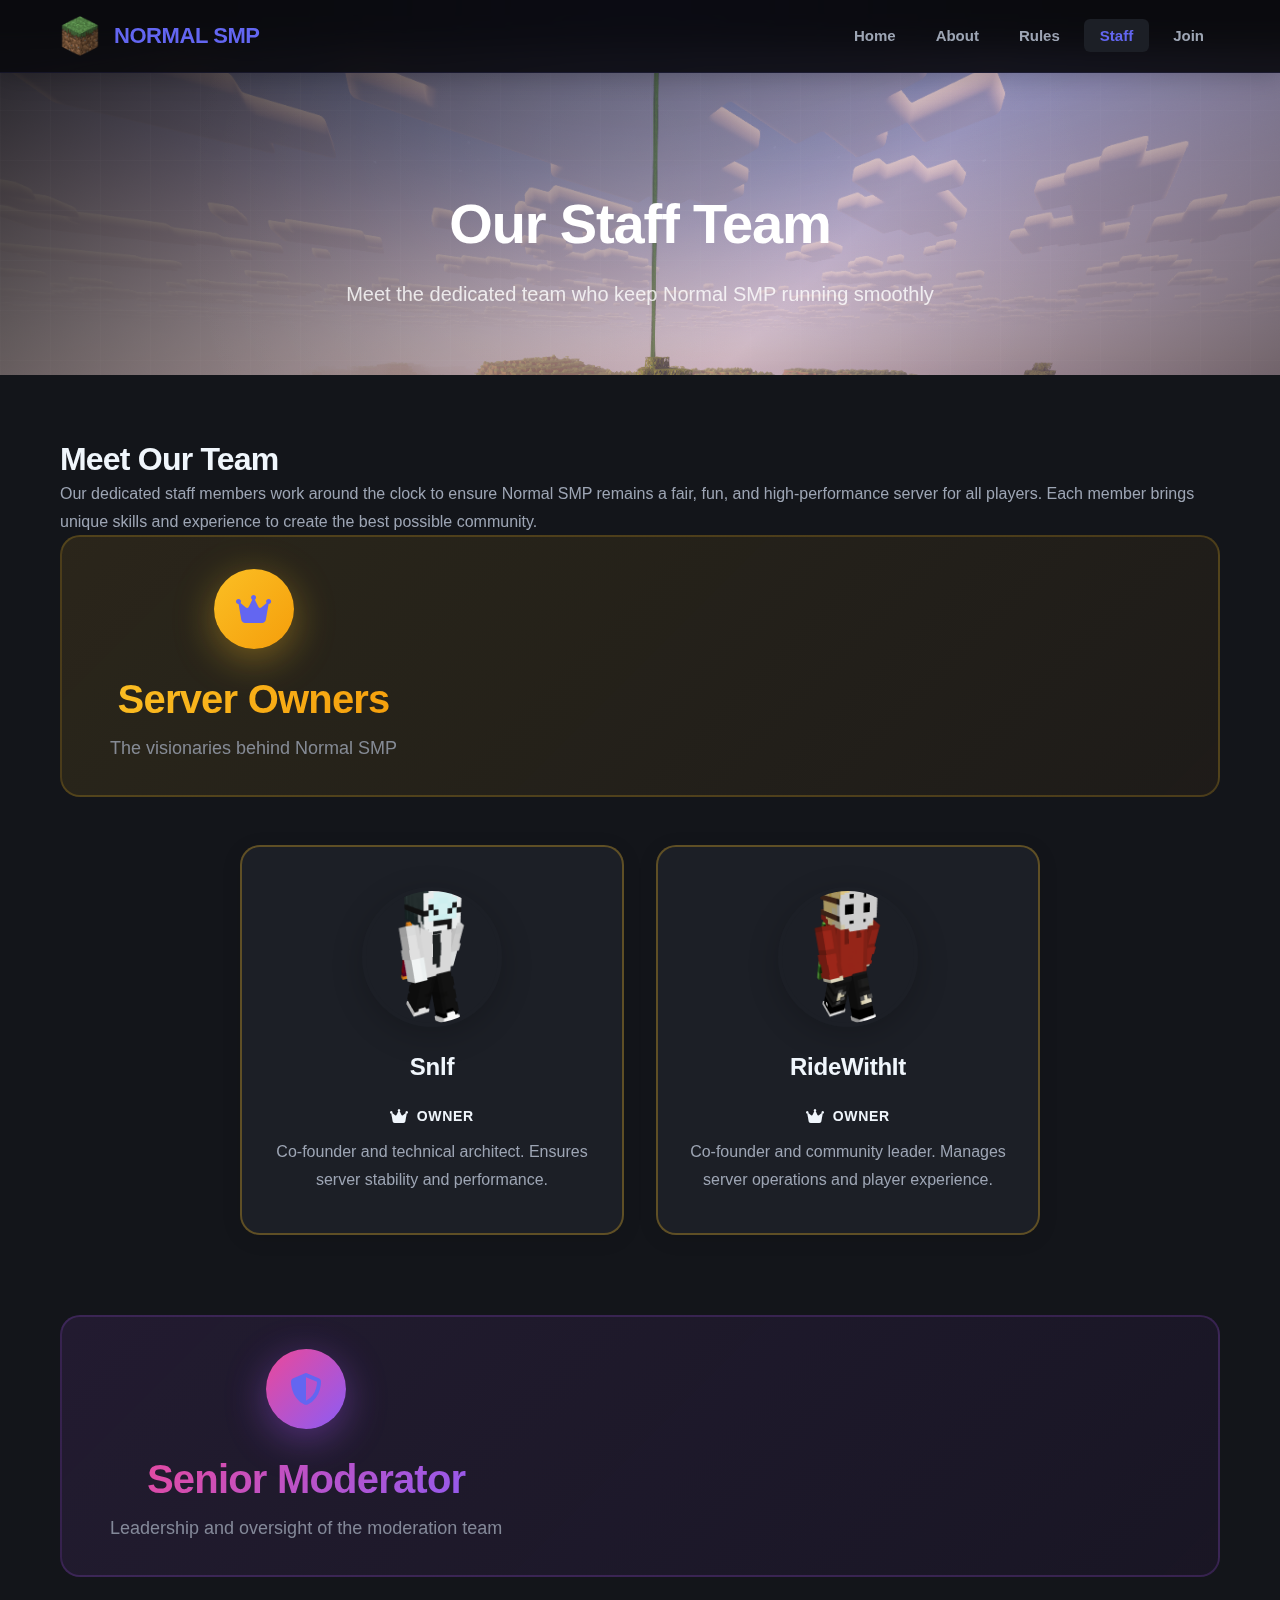
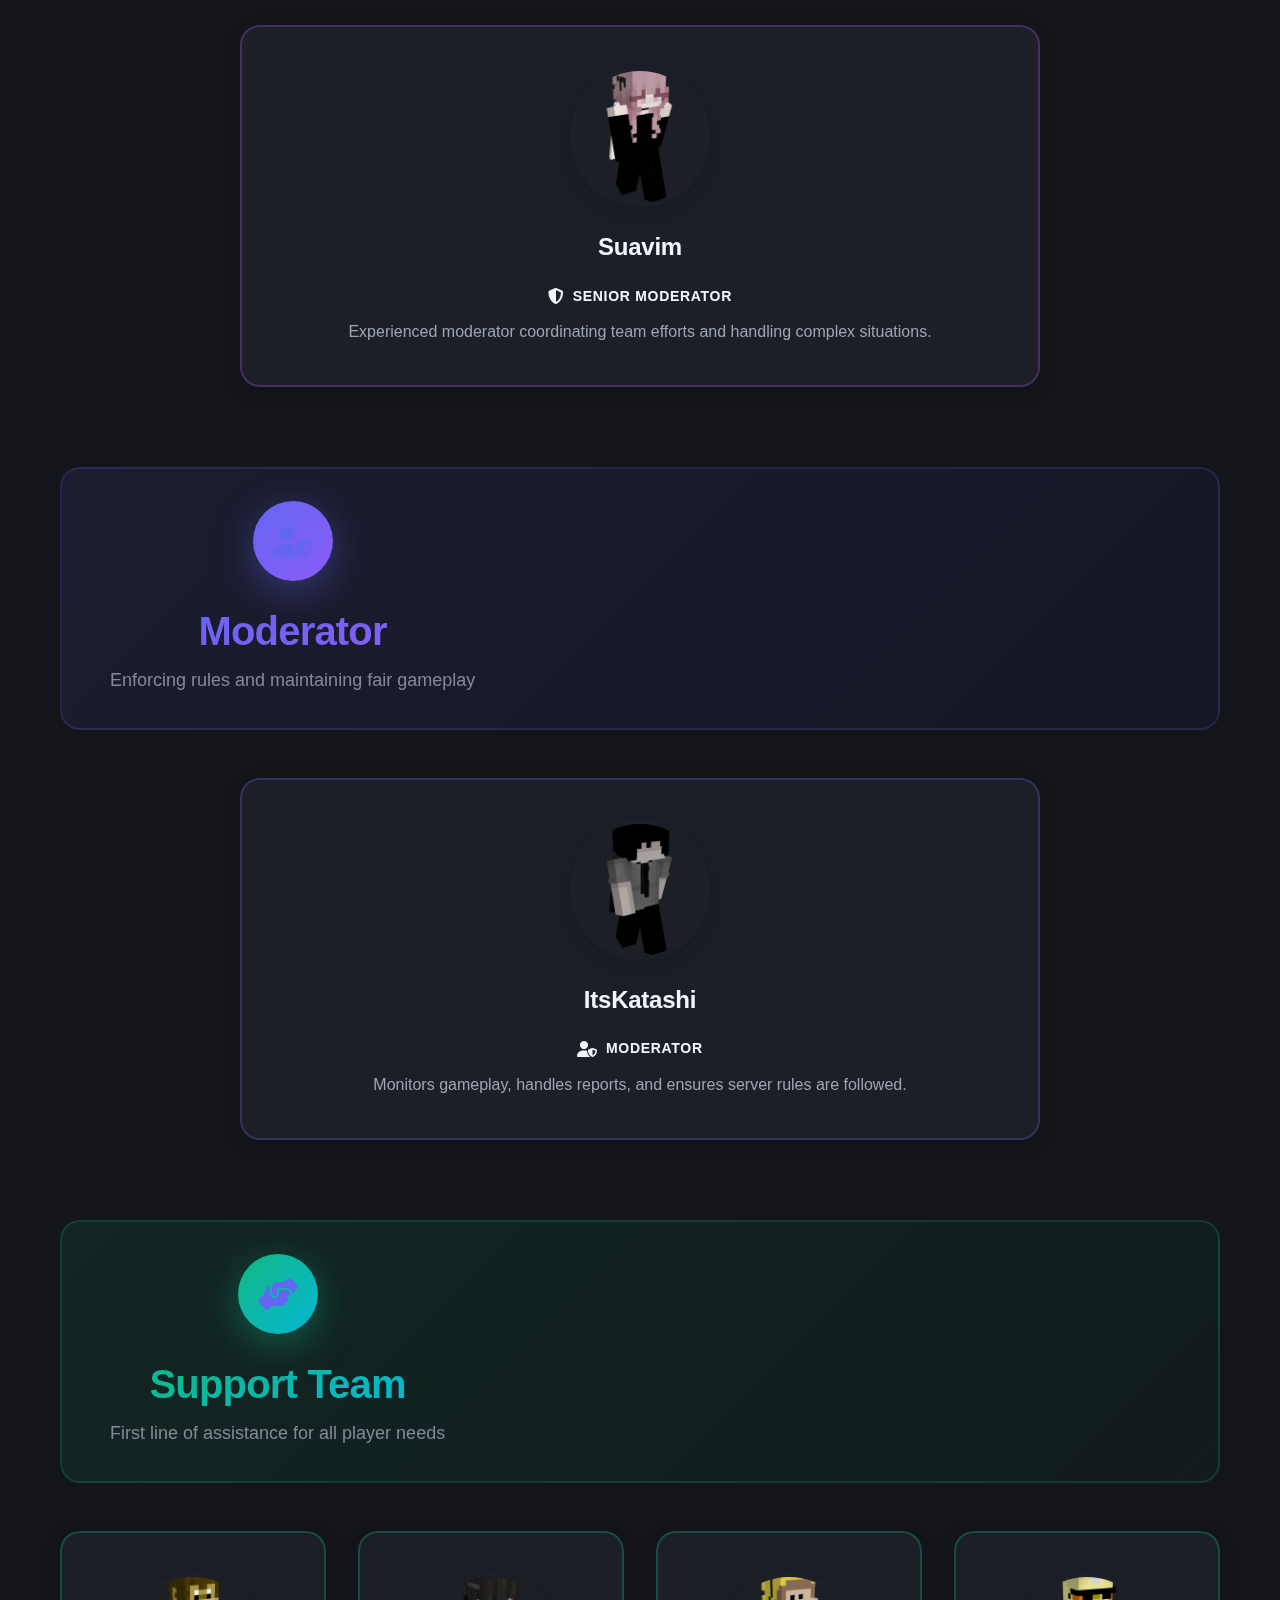
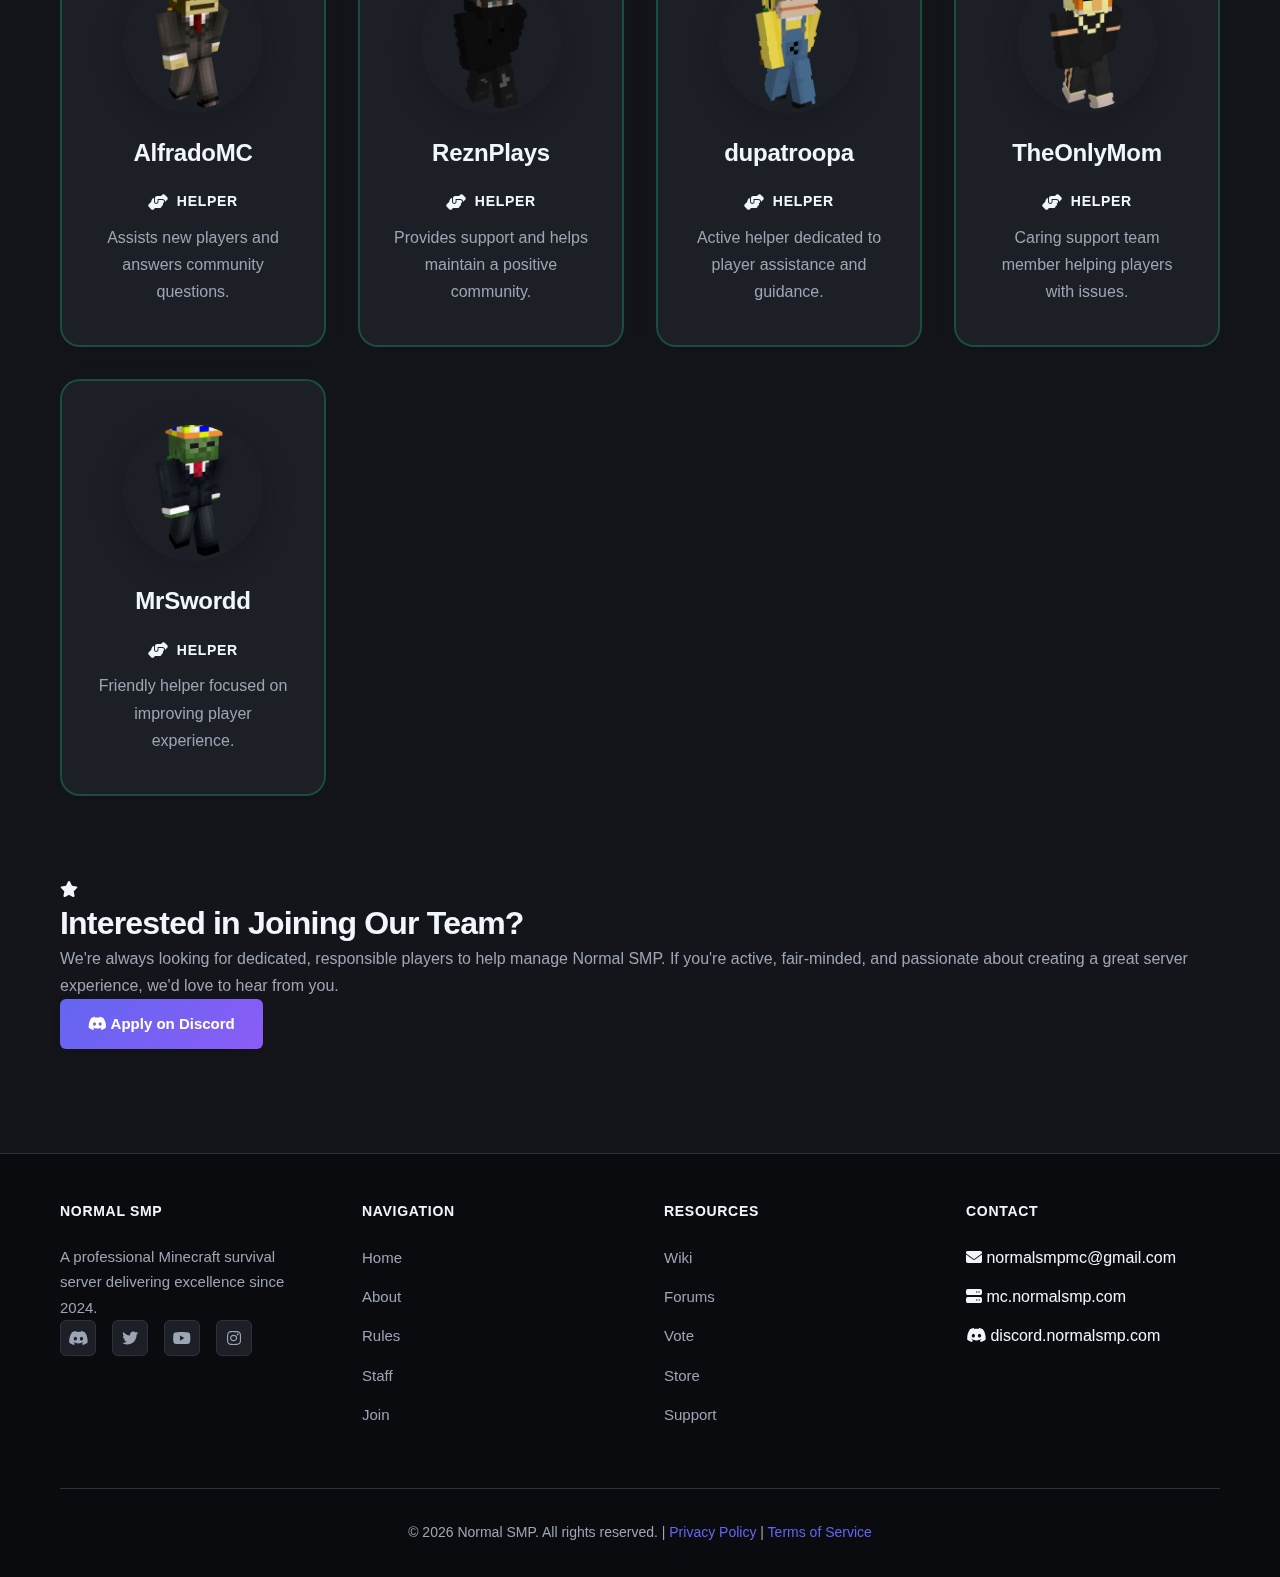
<file: staff.html>
<!DOCTYPE html>
<html lang="en">
<head>
    <meta charset="UTF-8">
    <meta name="viewport" content="width=device-width, initial-scale=1.0">
    <title>Staff Team - Normal SMP</title>
    <link rel="stylesheet" href="css/style.css">
    <link rel="stylesheet" href="https://cdnjs.cloudflare.com/ajax/libs/font-awesome/6.4.0/css/all.min.css">
</head>
<body>
    <!-- Navigation -->
    <nav class="navbar">
        <div class="container">
            <div class="nav-brand">
                <img src="images/logo.png" alt="Normal SMP" class="logo">
                <span class="brand-text">NORMAL SMP</span>
            </div>
            <ul class="nav-menu">
                <li><a href="index.html" class="nav-link">Home</a></li>
                <li><a href="about.html" class="nav-link">About</a></li>
                <li><a href="rules.html" class="nav-link">Rules</a></li>
                <li><a href="staff.html" class="nav-link active">Staff</a></li>
                <li><a href="join.html" class="nav-link">Join</a></li>
            </ul>
            <div class="hamburger">
                <span></span>
                <span></span>
                <span></span>
            </div>
        </div>
    </nav>

    <!-- Page Header -->
    <section class="page-header">
        <div class="container">
            <h1>Our Staff Team</h1>
            <p>Meet the dedicated team who keep Normal SMP running smoothly</p>
        </div>
    </section>

    <!-- Staff Content -->
    <section class="staff-section">
        <div class="container">
            
            <!-- Introduction -->
            <div class="staff-intro">
                <h2>Meet Our Team</h2>
                <p>Our dedicated staff members work around the clock to ensure Normal SMP remains a fair, fun, and high-performance server for all players. Each member brings unique skills and experience to create the best possible community.</p>
            </div>

            <!-- Owners -->
            <div class="staff-category">
                <div class="category-header owner-header">
                    <div class="header-line"></div>
                    <div class="header-content">
                        <div class="header-icon">
                            <i class="fas fa-crown"></i>
                        </div>
                        <div class="header-text">
                            <h2>Server Owners</h2>
                            <p>The visionaries behind Normal SMP</p>
                        </div>
                    </div>
                    <div class="header-line"></div>
                </div>
                <div class="staff-grid">
                    <div class="staff-card owner-card">
                        <div class="card-glow"></div>
                        <div class="staff-card-inner">
                            <div class="staff-avatar">
                                <div class="avatar-border"></div>
                                <img src="images/Snlf.png" alt="Snlf">
                                <div class="avatar-status"></div>
                            </div>
                            <div class="staff-info">
                                <h3>Snlf</h3>
                                <span class="staff-role"><i class="fas fa-crown"></i> Owner</span>
                                <p class="staff-description">Co-founder and technical architect. Ensures server stability and performance.</p>
                            </div>
                        </div>
                    </div>
                    <div class="staff-card owner-card">
                        <div class="card-glow"></div>
                        <div class="staff-card-inner">
                            <div class="staff-avatar">
                                <div class="avatar-border"></div>
                                <img src="images/RideWithIt.png" alt="RideWithIt">
                                <div class="avatar-status"></div>
                            </div>
                            <div class="staff-info">
                                <h3>RideWithIt</h3>
                                <span class="staff-role"><i class="fas fa-crown"></i> Owner</span>
                                <p class="staff-description">Co-founder and community leader. Manages server operations and player experience.</p>
                            </div>
                        </div>
                    </div>
                </div>
            </div>

            <!-- Senior Moderator -->
            <div class="staff-category">
                <div class="category-header admin-header">
                    <div class="header-line"></div>
                    <div class="header-content">
                        <div class="header-icon">
                            <i class="fas fa-shield-alt"></i>
                        </div>
                        <div class="header-text">
                            <h2>Senior Moderator</h2>
                            <p>Leadership and oversight of the moderation team</p>
                        </div>
                    </div>
                    <div class="header-line"></div>
                </div>
                <div class="staff-grid">
                    <div class="staff-card admin-card">
                        <div class="card-glow"></div>
                        <div class="staff-card-inner">
                            <div class="staff-avatar">
                                <div class="avatar-border"></div>
                                <img src="images/Suavim.png" alt="Suavim">
                                <div class="avatar-status"></div>
                            </div>
                            <div class="staff-info">
                                <h3>Suavim</h3>
                                <span class="staff-role"><i class="fas fa-shield-alt"></i> Senior Moderator</span>
                                <p class="staff-description">Experienced moderator coordinating team efforts and handling complex situations.</p>
                            </div>
                        </div>
                    </div>
                </div>
            </div>

            <!-- Moderator -->
            <div class="staff-category">
                <div class="category-header moderator-header">
                    <div class="header-line"></div>
                    <div class="header-content">
                        <div class="header-icon">
                            <i class="fas fa-user-shield"></i>
                        </div>
                        <div class="header-text">
                            <h2>Moderator</h2>
                            <p>Enforcing rules and maintaining fair gameplay</p>
                        </div>
                    </div>
                    <div class="header-line"></div>
                </div>
                <div class="staff-grid">
                    <div class="staff-card moderator-card">
                        <div class="card-glow"></div>
                        <div class="staff-card-inner">
                            <div class="staff-avatar">
                                <div class="avatar-border"></div>
                                <img src="images/ItsKatashi.png" alt="ItsKatashi">
                                <div class="avatar-status"></div>
                            </div>
                            <div class="staff-info">
                                <h3>ItsKatashi</h3>
                                <span class="staff-role"><i class="fas fa-user-shield"></i> Moderator</span>
                                <p class="staff-description">Monitors gameplay, handles reports, and ensures server rules are followed.</p>
                            </div>
                        </div>
                    </div>
                </div>
            </div>

            <!-- Helpers -->
            <div class="staff-category">
                <div class="category-header helper-header">
                    <div class="header-line"></div>
                    <div class="header-content">
                        <div class="header-icon">
                            <i class="fas fa-hands-helping"></i>
                        </div>
                        <div class="header-text">
                            <h2>Support Team</h2>
                            <p>First line of assistance for all player needs</p>
                        </div>
                    </div>
                    <div class="header-line"></div>
                </div>
                <div class="staff-grid helpers-grid">
                    <div class="staff-card helper-card">
                        <div class="card-glow"></div>
                        <div class="staff-card-inner">
                            <div class="staff-avatar">
                                <div class="avatar-border"></div>
                                <img src="images/AlfradoMC.png" alt="AlfradoMC">
                                <div class="avatar-status"></div>
                            </div>
                            <div class="staff-info">
                                <h3>AlfradoMC</h3>
                                <span class="staff-role"><i class="fas fa-hands-helping"></i> Helper</span>
                                <p class="staff-description">Assists new players and answers community questions.</p>
                            </div>
                        </div>
                    </div>
                    <div class="staff-card helper-card">
                        <div class="card-glow"></div>
                        <div class="staff-card-inner">
                            <div class="staff-avatar">
                                <div class="avatar-border"></div>
                                <img src="images/Rezn.png" alt="ReznPlays">
                                <div class="avatar-status"></div>
                            </div>
                            <div class="staff-info">
                                <h3>ReznPlays</h3>
                                <span class="staff-role"><i class="fas fa-hands-helping"></i> Helper</span>
                                <p class="staff-description">Provides support and helps maintain a positive community.</p>
                            </div>
                        </div>
                    </div>
                    <div class="staff-card helper-card">
                        <div class="card-glow"></div>
                        <div class="staff-card-inner">
                            <div class="staff-avatar">
                                <div class="avatar-border"></div>
                                <img src="images/dupatrooper.png" alt="dupatroopa">
                                <div class="avatar-status"></div>
                            </div>
                            <div class="staff-info">
                                <h3>dupatroopa</h3>
                                <span class="staff-role"><i class="fas fa-hands-helping"></i> Helper</span>
                                <p class="staff-description">Active helper dedicated to player assistance and guidance.</p>
                            </div>
                        </div>
                    </div>
                    <div class="staff-card helper-card">
                        <div class="card-glow"></div>
                        <div class="staff-card-inner">
                            <div class="staff-avatar">
                                <div class="avatar-border"></div>
                                <img src="images/Theonlymom.png" alt="TheOnlyMom">
                                <div class="avatar-status"></div>
                            </div>
                            <div class="staff-info">
                                <h3>TheOnlyMom</h3>
                                <span class="staff-role"><i class="fas fa-hands-helping"></i> Helper</span>
                                <p class="staff-description">Caring support team member helping players with issues.</p>
                            </div>
                        </div>
                    </div>
                    <div class="staff-card helper-card">
                        <div class="card-glow"></div>
                        <div class="staff-card-inner">
                            <div class="staff-avatar">
                                <div class="avatar-border"></div>
                                <img src="images/MrSwordd.png" alt="MrSwordd">
                                <div class="avatar-status"></div>
                            </div>
                            <div class="staff-info">
                                <h3>MrSwordd</h3>
                                <span class="staff-role"><i class="fas fa-hands-helping"></i> Helper</span>
                                <p class="staff-description">Friendly helper focused on improving player experience.</p>
                            </div>
                        </div>
                    </div>
                </div>
            </div>

            <!-- Join Staff CTA -->
            <div class="join-staff-cta">
                <div class="cta-icon">
                    <i class="fas fa-star"></i>
                </div>
                <h2>Interested in Joining Our Team?</h2>
                <p>We're always looking for dedicated, responsible players to help manage Normal SMP. If you're active, fair-minded, and passionate about creating a great server experience, we'd love to hear from you.</p>
                <a href="https://discord.gg/w2VAY2GbvK" class="btn btn-primary" target="_blank">
                    <i class="fab fa-discord"></i> Apply on Discord
                </a>
            </div>

        </div>
    </section>

    <!-- Footer -->
    <footer class="footer">
        <div class="container">
            <div class="footer-grid">
                <div class="footer-section">
                    <h4>Normal SMP</h4>
                    <p>A professional Minecraft survival server delivering excellence since 2024.</p>
                    <div class="social-links">
                        <a href="https://discord.gg/w2VAY2GbvK" class="social-link" target="_blank"><i class="fab fa-discord"></i></a>
                        <a href="#" class="social-link"><i class="fab fa-twitter"></i></a>
                        <a href="https://www.youtube.com/@TheNormalSMPVanilla" class="social-link" target="_blank"><i class="fab fa-youtube"></i></a>
                        <a href="#" class="social-link"><i class="fab fa-instagram"></i></a>
                    </div>
                </div>
                <div class="footer-section">
                    <h4>Navigation</h4>
                    <ul class="footer-links">
                        <li><a href="index.html">Home</a></li>
                        <li><a href="about.html">About</a></li>
                        <li><a href="rules.html">Rules</a></li>
                        <li><a href="staff.html">Staff</a></li>
                        <li><a href="join.html">Join</a></li>
                    </ul>
                </div>
                <div class="footer-section">
                    <h4>Resources</h4>
                    <ul class="footer-links">
                        <li><a href="#">Wiki</a></li>
                        <li><a href="#">Forums</a></li>
                        <li><a href="#">Vote</a></li>
                        <li><a href="#">Store</a></li>
                        <li><a href="#">Support</a></li>
                    </ul>
                </div>
                <div class="footer-section">
                    <h4>Contact</h4>
                    <ul class="footer-links">
                        <li><i class="fas fa-envelope"></i> normalsmpmc@gmail.com</li>
                        <li><i class="fas fa-server"></i> mc.normalsmp.com</li>
                        <li><i class="fab fa-discord"></i> discord.normalsmp.com</li>
                    </ul>
                </div>
            </div>
            <div class="footer-bottom">
                <p>&copy; 2026 Normal SMP. All rights reserved. | <a href="#">Privacy Policy</a> | <a href="#">Terms of Service</a></p>
            </div>
        </div>
    </footer>

    <script src="js/script.js"></script>
</body>
</html>
</file>
<file: css/style.css>
/* ===================================
   Normal SMP - Professional Theme
   Modern, Clean & Polished Design
   =================================== */

/* Root Variables - Premium Modern Theme */
:root {
    /* Base Colors - Premium Dark */
    --pure-white: #ffffff;
    --off-white: #f8f9fa;
    --light-bg: #1c1f26;
    --lighter-gray: #252932;
    --border-gray: #2d3139;
    --medium-gray: #4a4d57;
    --dark-bg: #13151a;
    --dark-gray: #13151a;
    --near-black: #0a0b0e;
    --pure-black: #000000;
    
    /* Text Colors - Crystal Clear */
    --text-primary: #f0f6fc;
    --text-secondary: #9da5b4;
    --text-tertiary: #7d8590;
    --text-muted: #5d6370;
    
    /* Accent Colors - Vibrant Neon */
    --accent-primary: #6366f1;
    --accent-dark: #4f46e5;
    --accent-light: #818cf8;
    --accent-cyan: #06b6d4;
    --accent-purple: #a855f7;
    --accent-pink: #ec4899;
    --accent-emerald: #10b981;
    
    /* Gradients - Smooth & Modern */
    --gradient-primary: linear-gradient(135deg, #6366f1 0%, #8b5cf6 100%);
    --gradient-hero: linear-gradient(135deg, #0a0b0e 0%, #13151a 50%, #1c1f26 100%);
    --gradient-card: linear-gradient(135deg, #1c1f26 0%, #252932 100%);
    --gradient-accent: linear-gradient(135deg, #06b6d4 0%, #3b82f6 100%);
    --gradient-neon: linear-gradient(135deg, #ec4899 0%, #8b5cf6 100%);
    --gradient-emerald: linear-gradient(135deg, #10b981 0%, #06b6d4 100%);
    --gradient-purple: linear-gradient(135deg, #a855f7 0%, #8b5cf6 100%);
    --gradient-gold: linear-gradient(135deg, #fbbf24 0%, #f59e0b 100%);
    
    /* Shadows - Soft & Smooth */
    --shadow-sm: 0 2px 8px rgba(0, 0, 0, 0.15);
    --shadow: 0 4px 16px rgba(0, 0, 0, 0.2);
    --shadow-md: 0 8px 24px rgba(0, 0, 0, 0.25);
    --shadow-lg: 0 16px 40px rgba(0, 0, 0, 0.3);
    --shadow-xl: 0 24px 48px rgba(0, 0, 0, 0.35);
    --shadow-glow: 0 0 20px rgba(99, 102, 241, 0.3);
    --shadow-glow-lg: 0 0 40px rgba(99, 102, 241, 0.4);
    
    /* Transitions - Butter Smooth */
    --transition-fast: all 0.2s cubic-bezier(0.34, 1.56, 0.64, 1);
    --transition: all 0.3s cubic-bezier(0.34, 1.56, 0.64, 1);
    --transition-smooth: all 0.4s cubic-bezier(0.22, 1, 0.36, 1);
    --transition-bounce: all 0.5s cubic-bezier(0.68, -0.55, 0.265, 1.55);
    --transition-slow: all 0.5s cubic-bezier(0.4, 0, 0.2, 1);
}

/* Reset & Base Styles */
* {
    margin: 0;
    padding: 0;
    box-sizing: border-box;
}

body {
    font-family: -apple-system, BlinkMacSystemFont, 'Segoe UI', 'Roboto', 'Helvetica Neue', Arial, sans-serif;
    background: var(--near-black);
    background-image: 
        radial-gradient(ellipse at top, rgba(99, 102, 241, 0.1) 0%, transparent 50%),
        radial-gradient(ellipse at bottom, rgba(139, 92, 246, 0.05) 0%, transparent 50%);
    background-attachment: fixed;
    color: var(--text-primary);
    line-height: 1.7;
    overflow-x: hidden;
    -webkit-font-smoothing: antialiased;
    -moz-osx-font-smoothing: grayscale;
}

.container {
    max-width: 1200px;
    margin: 0 auto;
    padding: 0 20px;
}

/* Typography */
h1, h2, h3, h4, h5, h6 {
    font-weight: 600;
    line-height: 1.3;
    letter-spacing: -0.025em;
    color: var(--text-primary);
}

h1 { font-size: 3rem; font-weight: 700; }
h2 { font-size: 2rem; font-weight: 600; }
h3 { font-size: 1.5rem; font-weight: 600; }
h4 { font-size: 1.25rem; font-weight: 600; }

p {
    line-height: 1.7;
    color: var(--text-secondary);
}

a {
    text-decoration: none;
    color: var(--accent-primary);
    transition: var(--transition-fast);
}

/* Navigation */
.navbar {
    position: fixed;
    top: 0;
    left: 0;
    right: 0;
    background-color: rgba(10, 11, 14, 0.85);
    backdrop-filter: blur(20px) saturate(180%);
    border-bottom: 1px solid rgba(99, 102, 241, 0.1);
    padding: 1rem 0;
    z-index: 1000;
    box-shadow: 0 4px 24px rgba(0, 0, 0, 0.2);
}

.navbar .container {
    display: flex;
    justify-content: space-between;
    align-items: center;
}

.nav-brand {
    display: flex;
    align-items: center;
    gap: 0.875rem;
}

.logo {
    height: 40px;
    width: auto;
}

.brand-text {
    font-size: 1.375rem;
    font-weight: 700;
    letter-spacing: -0.02em;
    color: var(--accent-primary);
}

.nav-menu {
    display: flex;
    list-style: none;
    gap: 0.5rem;
}

.nav-link {
    color: var(--text-secondary);
    font-weight: 600;
    font-size: 0.9375rem;
    padding: 0.5rem 1rem;
    border-radius: 6px;
    transition: var(--transition-fast);
}

.nav-link:hover,
.nav-link.active {
    color: var(--accent-primary);
    background-color: var(--light-bg);
}

.hamburger {
    display: none;
    flex-direction: column;
    gap: 4px;
    cursor: pointer;
}

.hamburger span {
    width: 25px;
    height: 2px;
    background-color: var(--text-primary);
    transition: var(--transition);
}

/* Hero Section */
.hero {
    min-height: 100vh;
    display: flex;
    flex-direction: column;
    justify-content: center;
    align-items: center;
    text-align: center;
    padding: 6rem 2rem 4rem;
    background: 
        linear-gradient(135deg, rgba(10, 11, 14, 0.8) 0%, rgba(99, 102, 241, 0.2) 50%, rgba(10, 11, 14, 0.8) 100%),
        url('../images/mace-bg.jpg') center/cover no-repeat;
    background-attachment: fixed;
    position: relative;
    overflow: hidden;
}

.hero::before {
    content: '';
    position: absolute;
    top: 0;
    left: 0;
    right: 0;
    bottom: 0;
    background: radial-gradient(circle at 50% 50%, rgba(99, 102, 241, 0.15) 0%, transparent 70%);
    animation: pulse 4s ease-in-out infinite;
}

@keyframes pulse {
    0%, 100% { opacity: 0.5; }
    50% { opacity: 1; }
}

.hero::before {
    content: '';
    position: absolute;
    top: 0;
    left: 0;
    right: 0;
    bottom: 0;
    background-image: 
        radial-gradient(circle at 20% 30%, rgba(255, 255, 255, 0.15) 0%, transparent 50%),
        radial-gradient(circle at 80% 70%, rgba(255, 255, 255, 0.1) 0%, transparent 50%);
    pointer-events: none;
}

.hero::after {
    content: '';
    position: absolute;
    top: 0;
    left: 0;
    right: 0;
    bottom: 0;
    background-image: 
        linear-gradient(rgba(0, 0, 0, 0.2) 1px, transparent 1px),
        linear-gradient(90deg, rgba(0, 0, 0, 0.2) 1px, transparent 1px);
    background-size: 50px 50px;
    opacity: 0.2;
    pointer-events: none;
}

.hero-overlay {
    position: absolute;
    top: 0;
    left: 0;
    right: 0;
    bottom: 0;
    pointer-events: none;
}

.hero-content {
    position: relative;
    z-index: 2;
    max-width: 900px;
}

.hero-title {
    font-size: 4rem;
    font-weight: 800;
    letter-spacing: -0.04em;
    margin-bottom: 1.5rem;
    color: var(--pure-white);
    text-shadow: 0 4px 24px rgba(0, 0, 0, 0.5);
}

.hero-divider {
    width: 80px;
    height: 4px;
    background: linear-gradient(90deg, rgba(255,255,255,0.3) 0%, rgba(255,255,255,1) 50%, rgba(255,255,255,0.3) 100%);
    margin: 1.5rem auto;
    border-radius: 2px;
    box-shadow: 0 4px 12px rgba(255, 255, 255, 0.6);
}

.hero-subtitle {
    font-size: 1.5rem;
    color: rgba(255, 255, 255, 0.9);
    margin-bottom: 1rem;
    font-weight: 600;
    letter-spacing: -0.01em;
}

.hero-description {
    font-size: 1.125rem;
    color: rgba(255, 255, 255, 0.7);
    margin-bottom: 3rem;
    line-height: 1.7;
    max-width: 700px;
    margin-left: auto;
    margin-right: auto;
}

.hero-actions {
    display: flex;
    gap: 1rem;
    justify-content: center;
    flex-wrap: wrap;
}

.scroll-indicator {
    position: absolute;
    bottom: 2rem;
    left: 50%;
    transform: translateX(-50%);
    animation: bounce 2s infinite;
    color: rgba(255, 255, 255, 0.5);
    font-size: 2rem;
}

@keyframes bounce {
    0%, 20%, 50%, 80%, 100% {
        transform: translateX(-50%) translateY(0);
    }
    40% {
        transform: translateX(-50%) translateY(-10px);
    }
    60% {
        transform: translateX(-50%) translateY(-5px);
    }
}

/* Buttons */
.btn {
    padding: 0.75rem 1.75rem;
    border: none;
    font-size: 0.9375rem;
    font-weight: 600;
    cursor: pointer;
    transition: var(--transition);
    display: inline-block;
    border-radius: 6px;
    text-decoration: none;
}

.btn-primary {
    background: var(--gradient-primary);
    color: var(--pure-white);
    box-shadow: var(--shadow-sm);
    border: none;
    position: relative;
    overflow: hidden;
}

.btn-primary:hover {
    transform: translateY(-2px);
    box-shadow: var(--shadow-glow);
}

.btn-outline {
    background-color: transparent;
    color: var(--pure-white);
    border: 1px solid rgba(255, 255, 255, 0.2);
}

.btn-outline:hover {
    background-color: rgba(255, 255, 255, 0.1);
    border-color: var(--pure-white);
}

.btn-large {
    padding: 1.125rem 2.5rem;
    font-size: 1.0625rem;
}

/* Status Bar */
.status-bar {
    background-color: var(--light-bg);
    border-top: 1px solid var(--border-gray);
    border-bottom: 1px solid var(--border-gray);
    padding: 3rem 0;
}

.status-grid {
    display: grid;
    grid-template-columns: repeat(auto-fit, minmax(280px, 1fr));
    gap: 1.5rem;
}

.status-item {
    display: flex;
    align-items: center;
    gap: 1.25rem;
    padding: 1.75rem;
    background: var(--light-bg);
    border: 1px solid var(--border-gray);
    border-radius: 12px;
    box-shadow: var(--shadow-sm);
    transition: var(--transition);
    position: relative;
}

.status-item::before {
    content: '';
    position: absolute;
    left: 0;
    top: 0;
    bottom: 0;
    width: 4px;
    background: var(--gradient-primary);
    border-radius: 16px 0 0 16px;
    opacity: 0;
    transition: var(--transition);
}

.status-item:hover::before {
    opacity: 1;
}

.status-item:hover {
    border-color: var(--accent-primary);
    box-shadow: var(--shadow-md);
    transform: translateY(-4px) scale(1.02);
}

.status-icon {
    font-size: 2rem;
    background: var(--gradient-primary);
    -webkit-background-clip: text;
    -webkit-text-fill-color: transparent;
    background-clip: text;
    transition: var(--transition);
}

.status-item:hover .status-icon {
    transform: scale(1.2) rotate(10deg);
    filter: drop-shadow(0 0 15px rgba(99, 102, 241, 0.6));
}

.status-info {
    display: flex;
    flex-direction: column;
}

.status-label {
    font-size: 0.8125rem;
    color: var(--text-muted);
    text-transform: uppercase;
    letter-spacing: 0.05em;
    font-weight: 600;
}

.status-value {
    font-size: 1.25rem;
    font-weight: 700;
    color: var(--text-primary);
}

/* Sections */
section {
    padding: 4rem 0;
}

.content-section {
    background-color: var(--dark-gray);
    padding: 4rem 0;
}

.section-header {
    text-align: center;
    margin-bottom: 4rem;
}

.section-title {
    font-size: 2.5rem;
    margin-bottom: 1rem;
    font-weight: 700;
    letter-spacing: -0.03em;
    color: var(--text-primary);
}

.section-subtitle {
    font-size: 1.125rem;
    color: var(--text-secondary);
    max-width: 700px;
    margin: 0 auto;
}

/* Features Section */
.features {
    background-color: var(--dark-gray);
}

.features-grid {
    display: grid;
    grid-template-columns: repeat(auto-fit, minmax(300px, 1fr));
    gap: 2rem;
}

.feature-card {
    background: var(--light-bg);
    padding: 2.5rem;
    border: 1px solid var(--border-gray);
    border-radius: 12px;
    transition: var(--transition);
    text-align: center;
    box-shadow: var(--shadow-sm);
    position: relative;
    overflow: hidden;
}

.feature-card::before {
    content: '';
    position: absolute;
    top: 0;
    left: 0;
    right: 0;
    height: 4px;
    background: var(--gradient-primary);
    transform: scaleX(0);
    transition: var(--transition);
}

.feature-card:hover::before {
    transform: scaleX(1);
}

.feature-card:hover {
    border-color: var(--accent-primary);
    transform: translateY(-8px);
    box-shadow: var(--shadow-lg);
}

.feature-icon {
    font-size: 3rem;
    margin-bottom: 1.5rem;
    background: var(--gradient-primary);
    -webkit-background-clip: text;
    -webkit-text-fill-color: transparent;
    background-clip: text;
    transition: var(--transition);
}

.feature-card:hover .feature-icon {
    transform: scale(1.15) rotate(-5deg);
    filter: drop-shadow(0 0 20px rgba(99, 102, 241, 0.5));
}

.feature-card h3 {
    margin-bottom: 1rem;
    font-size: 1.5rem;
    color: var(--text-primary);
}

.feature-card p {
    color: var(--text-secondary);
    line-height: 1.7;
}

/* CTA Section */
.cta {
    background: 
        var(--gradient-primary),
        url('../images/screenshot2.png') center/cover no-repeat;
    background-blend-mode: overlay;
    background-attachment: fixed;
    text-align: center;
    padding: 6rem 2rem;
    color: var(--pure-white);
    position: relative;
    overflow: hidden;
}

.cta::before {
    content: '';
    position: absolute;
    top: 0;
    left: 0;
    right: 0;
    bottom: 0;
    background: linear-gradient(135deg, rgba(99, 102, 241, 0.3) 0%, rgba(139, 92, 246, 0.3) 100%);
    animation: shimmer 3s ease-in-out infinite;
}

@keyframes shimmer {
    0%, 100% { opacity: 0.3; }
    50% { opacity: 0.6; }
}

.cta::before {
    content: '';
    position: absolute;
    top: 0;
    left: 0;
    right: 0;
    bottom: 0;
    background: radial-gradient(circle at 30% 50%, rgba(255, 255, 255, 0.15) 0%, transparent 50%),
                radial-gradient(circle at 70% 50%, rgba(255, 255, 255, 0.1) 0%, transparent 50%);
    pointer-events: none;
}

.cta::after {
    content: '';
    position: absolute;
    top: 0;
    left: 0;
    right: 0;
    bottom: 0;
    background-image: 
        linear-gradient(rgba(255, 255, 255, 0.03) 1px, transparent 1px),
        linear-gradient(90deg, rgba(255, 255, 255, 0.03) 1px, transparent 1px);
    background-size: 60px 60px;
    opacity: 0.3;
    pointer-events: none;
}

.cta-content {
    position: relative;
    z-index: 2;
}

.cta-content h2 {
    font-size: 3rem;
    margin-bottom: 1rem;
    color: var(--pure-white);
}

.cta-content p {
    font-size: 1.25rem;
    color: rgba(255, 255, 255, 0.85);
    margin-bottom: 2.5rem;
}

.cta .btn-primary {
    background-color: var(--pure-white);
    color: var(--accent-primary);
}

.cta .btn-primary:hover {
    background-color: var(--light-bg);
}

/* Footer */
.footer {
    background: var(--near-black);
    border-top: 1px solid var(--border-gray);
    padding: 3rem 0 2rem;
    color: var(--text-primary);
}

.footer-grid {
    display: grid;
    grid-template-columns: repeat(auto-fit, minmax(250px, 1fr));
    gap: 3rem;
    margin-bottom: 3rem;
}

.footer-section h4 {
    margin-bottom: 1.5rem;
    font-size: 1rem;
    color: var(--text-primary);
    font-weight: 600;
    text-transform: uppercase;
    letter-spacing: 0.05em;
    font-size: 0.875rem;
}

.footer-section p {
    color: var(--text-secondary);
    line-height: 1.7;
    font-size: 0.9375rem;
}

.footer-links {
    list-style: none;
}

.footer-links li {
    margin-bottom: 0.75rem;
}

.footer-links a {
    color: var(--text-secondary);
    transition: var(--transition-fast);
    font-size: 0.9375rem;
}

.footer-links a:hover {
    color: var(--accent-primary);
}

.social-links {
    display: flex;
    gap: 1rem;
}

.social-link {
    width: 36px;
    height: 36px;
    display: flex;
    align-items: center;
    justify-content: center;
    background-color: var(--light-bg);
    border: 1px solid var(--border-gray);
    border-radius: 6px;
    transition: var(--transition);
    color: var(--text-secondary);
}

.social-link:hover {
    background-color: var(--accent-primary);
    border-color: var(--accent-primary);
    color: var(--pure-white);
}

.footer-bottom {
    text-align: center;
    padding-top: 2rem;
    margin-top: 2rem;
    border-top: 1px solid var(--border-gray);
    color: var(--text-muted);
    font-size: 0.875rem;
}

/* Page Header */
.page-header {
    background: 
        linear-gradient(135deg, rgba(10, 11, 14, 0.85) 0%, rgba(99, 102, 241, 0.15) 50%, rgba(10, 11, 14, 0.85) 100%),
        url('../images/screenshot1.png') center/cover no-repeat;
    background-attachment: fixed;
    padding: 8rem 2rem 4rem;
    text-align: center;
    margin-top: 60px;
    position: relative;
    overflow: hidden;
}

.page-header::before {
    content: '';
    position: absolute;
    top: 0;
    left: 0;
    right: 0;
    bottom: 0;
    background: radial-gradient(circle at 50% 50%, rgba(255, 255, 255, 0.1) 0%, transparent 70%);
    pointer-events: none;
}

.page-header::after {
    content: '';
    position: absolute;
    top: 0;
    left: 0;
    right: 0;
    bottom: 0;
    background-image: 
        linear-gradient(rgba(255, 255, 255, 0.05) 1px, transparent 1px),
        linear-gradient(90deg, rgba(255, 255, 255, 0.05) 1px, transparent 1px);
    background-size: 50px 50px;
    opacity: 0.3;
    pointer-events: none;
}

.page-header h1 {
    font-size: 3.5rem;
    margin-bottom: 1rem;
    letter-spacing: -0.02em;
    color: var(--pure-white);
    position: relative;
    z-index: 2;
}

.page-header p {
    font-size: 1.25rem;
    color: rgba(255, 255, 255, 0.8);
    position: relative;
    z-index: 2;
}

/* Content Section */
.content-section {
    padding: 4rem 0;
    background-color: var(--dark-gray);
}

.content-grid {
    display: grid;
    grid-template-columns: 2fr 1fr;
    gap: 3rem;
    margin-top: 2rem;
}

.content-main {
    display: flex;
    flex-direction: column;
    gap: 3rem;
}

.content-block {
    background: var(--light-bg);
    padding: 2.5rem;
    border: 1px solid var(--border-gray);
    border-radius: 12px;
    box-shadow: var(--shadow-sm);
    transition: var(--transition);
}

.content-block:hover {
    box-shadow: var(--shadow);
}

.content-block h2 {
    margin-bottom: 1.5rem;
    font-size: 2rem;
    color: var(--text-primary);
}

.content-block p {
    color: var(--text-secondary);
    line-height: 1.7;
    margin-bottom: 1rem;
}

/* Sidebar */
.content-sidebar {
    display: flex;
    flex-direction: column;
    gap: 2rem;
}

.sidebar-card {
    background: var(--light-bg);
    padding: 2rem;
    border: 1px solid var(--border-gray);
    border-radius: 12px;
    box-shadow: var(--shadow-sm);
    transition: var(--transition);
}

.sidebar-card:hover {
    box-shadow: var(--shadow);
}

.sidebar-card h3 {
    margin-bottom: 1.5rem;
    font-size: 1.375rem;
    color: var(--accent-light);
    padding-bottom: 1rem;
    border-bottom: 2px solid var(--border-gray);
}

/* Rules Page Styles */
.rules-header {
    background: var(--light-bg);
    padding: 2rem;
    border: 1px solid var(--border-gray);
    border-left: 4px solid var(--accent-primary);
    border-radius: 8px;
    margin-bottom: 3rem;
    box-shadow: var(--shadow-sm);
}

.rules-header p {
    color: var(--text-secondary);
    font-size: 1.0625rem;
    line-height: 1.7;
}

.rules-header .update-date {
    color: var(--text-muted);
    font-size: 0.9375rem;
    font-style: italic;
    margin-top: 1rem;
}

.rules-container {
    display: flex;
    flex-direction: column;
    gap: 2rem;
}

.rule-category {
    background: var(--light-bg);
    border: 1px solid var(--border-gray);
    border-radius: 12px;
    overflow: hidden;
    box-shadow: var(--shadow-sm);
    transition: var(--transition);
    margin-bottom: 1.25rem;
}

.rule-category:hover {
    box-shadow: var(--shadow);
}

.rule-category-header {
    background: var(--lighter-gray);
    padding: 1.5rem 2rem;
    border-bottom: 1px solid var(--border-gray);
    cursor: pointer;
    display: flex;
    justify-content: space-between;
    align-items: center;
    transition: var(--transition-fast);
    position: relative;
}

.rule-category-header::before {
    content: '';
    position: absolute;
    left: 0;
    top: 0;
    bottom: 0;
    width: 3px;
    background: var(--accent-primary);
    opacity: 0;
    transition: var(--transition-fast);
    border-radius: 12px 0 0 0;
}

.rule-category-header:hover::before {
    opacity: 1;
}

.rule-category-header:hover {
    background: var(--border-gray);
}

.rule-category-header h2 {
    font-size: 1.5rem;
    color: var(--accent-light);
    font-weight: 700;
    margin: 0;
}

.rule-category-header .expand-icon {
    font-size: 1.25rem;
    color: var(--text-secondary);
    transition: var(--transition-fast);
}

.rule-category.collapsed .expand-icon {
    transform: rotate(-90deg);
}

.rule-items {
    padding: 2rem;
    display: flex;
    flex-direction: column;
    gap: 1.5rem;
    max-height: 2000px;
    overflow: hidden;
    transition: max-height 0.4s ease-out, padding 0.4s ease-out;
}

.rule-category.collapsed .rule-items {
    max-height: 0;
    padding-top: 0;
    padding-bottom: 0;
}

.rule-item {
    padding: 1.25rem 1.5rem;
    border-left: 3px solid transparent;
    background: transparent;
    border-radius: 6px;
    transition: var(--transition-fast);
    position: relative;
}

.rule-item::before {
    content: '';
    position: absolute;
    left: 0;
    top: 0;
    bottom: 0;
    width: 3px;
    background: var(--accent-primary);
    border-radius: 6px 0 0 6px;
}

.rule-item:hover {
    background: rgba(88, 166, 255, 0.05);
    transform: translateX(4px);
}

.rule-item p {
    color: var(--text-primary);
    line-height: 1.7;
    margin: 0;
    font-size: 1rem;
}

.rule-item strong {
    color: var(--text-primary);
    font-weight: 700;
}

.rule-item em {
    color: var(--accent-primary);
    font-style: normal;
    font-weight: 600;
}

.rule-item ul {
    margin-top: 0.75rem;
    margin-left: 1.5rem;
    list-style-type: none;
}

.rule-item ul li {
    color: var(--text-secondary);
    line-height: 1.7;
    margin-bottom: 0.5rem;
    position: relative;
    padding-left: 1.5rem;
}

.rule-item ul li::before {
    content: "▸";
    position: absolute;
    left: 0;
    color: var(--accent-primary);
    font-weight: bold;
}

.server-info-box {
    background: var(--gradient-primary);
    color: var(--pure-white);
    padding: 2.5rem;
    border-radius: 12px;
    text-align: center;
    margin-top: 3rem;
    box-shadow: var(--shadow-lg);
    position: relative;
    overflow: hidden;
}

.server-info-box::before {
    content: '';
    position: absolute;
    top: 0;
    left: 0;
    right: 0;
    bottom: 0;
    background: radial-gradient(circle at 50% 50%, rgba(255, 255, 255, 0.1) 0%, transparent 70%);
    pointer-events: none;
}

.server-info-box h3 {
    color: var(--pure-white);
    margin-bottom: 1.5rem;
    font-size: 1.75rem;
}

.server-info-box p {
    color: rgba(255, 255, 255, 0.9);
    font-size: 1.0625rem;
    margin-bottom: 0.75rem;
}

.server-info-box strong {
    color: var(--pure-white);
    font-weight: 600;
}

.tagline {
    margin-top: 2rem;
    font-size: 1.25rem;
    font-style: italic;
    color: rgba(255, 255, 255, 0.8);
}

/* Stats Section */
.stats {
    background: var(--light-bg);
    padding: 4rem 0;
    position: relative;
    border-top: 1px solid var(--border-gray);
    border-bottom: 1px solid var(--border-gray);
}

.stats::before {
    content: '';
    position: absolute;
    top: 0;
    left: 0;
    right: 0;
    height: 2px;
    background: var(--gradient-primary);
}

.stats::after {
    content: '';
    position: absolute;
    bottom: 0;
    left: 0;
    right: 0;
    height: 2px;
    background: var(--gradient-primary);
}

.stats-grid {
    display: grid;
    grid-template-columns: repeat(auto-fit, minmax(200px, 1fr));
    gap: 3rem;
    text-align: center;
}

.stat-item {
    padding: 1.5rem;
}

.stat-number {
    font-size: 3.5rem;
    font-weight: 800;
    color: var(--accent-primary);
    margin-bottom: 0.5rem;
    line-height: 1;
}

.stat-label {
    font-size: 0.9375rem;
    color: var(--text-secondary);
    text-transform: uppercase;
    letter-spacing: 0.1em;
    font-weight: 600;
}

.status-online {
    color: #00ff00;
    animation: pulse 2s infinite;
}

@keyframes pulse {
    0%, 100% { opacity: 1; }
    50% { opacity: 0.5; }
}

/* Join Page Styles */
.join-hero {
    background: 
        linear-gradient(135deg, rgba(13, 17, 23, 0.8) 0%, rgba(22, 27, 34, 0.8) 100%),
        url('../images/screenshot3.png') center/cover no-repeat;
    padding: 4rem 2rem;
    text-align: center;
    border-radius: 12px;
    margin-bottom: 4rem;
    box-shadow: var(--shadow-lg);
    position: relative;
    overflow: hidden;
}

.join-hero::before {
    content: '';
    position: absolute;
    top: 0;
    left: 0;
    right: 0;
    bottom: 0;
    background: radial-gradient(circle at 50% 50%, rgba(255, 255, 255, 0.1) 0%, transparent 70%);
    pointer-events: none;
}

.server-ip-large {
    max-width: 600px;
    margin: 0 auto;
}

.ip-label {
    font-size: 0.9375rem;
    color: rgba(255, 255, 255, 0.7);
    text-transform: uppercase;
    letter-spacing: 0.15em;
    margin-bottom: 1rem;
    font-weight: 600;
}

.ip-address {
    font-size: 2.5rem;
    font-weight: 700;
    color: var(--pure-white);
    margin-bottom: 2rem;
    font-family: 'Courier New', monospace;
    letter-spacing: 0.05em;
}

.copy-button {
    padding: 1rem 2.5rem;
    background-color: var(--pure-white);
    color: var(--accent-primary);
    border: none;
    font-size: 1rem;
    font-weight: 600;
    cursor: pointer;
    transition: var(--transition);
    border-radius: 8px;
    display: inline-flex;
    align-items: center;
    gap: 0.75rem;
}

.copy-button:hover {
    background-color: var(--light-bg);
    transform: translateY(-2px);
    box-shadow: var(--shadow-md);
}

.copy-success {
    margin-top: 1rem;
    color: #00ff00;
    font-weight: 600;
    opacity: 0;
    transition: var(--transition);
}

.copy-success.show {
    opacity: 1;
}

/* Steps Section */
.steps-section {
    margin-bottom: 4rem;
}

.steps-section h2 {
    text-align: center;
    font-size: 2.5rem;
    margin-bottom: 1rem;
}

.steps-intro {
    text-align: center;
    color: var(--text-secondary);
    font-size: 1.125rem;
    margin-bottom: 3rem;
}

.steps-container {
    display: grid;
    gap: 2rem;
}

.step-card {
    display: flex;
    gap: 2rem;
    background: var(--light-bg);
    border: 1px solid var(--border-gray);
    padding: 2rem;
    align-items: flex-start;
    border-radius: 12px;
    box-shadow: var(--shadow-sm);
    transition: var(--transition);
    position: relative;
}

.step-card:hover {
    box-shadow: var(--shadow-md);
    transform: translateY(-2px);
    border-color: var(--accent-primary);
}

.step-number {
    flex-shrink: 0;
    width: 60px;
    height: 60px;
    display: flex;
    align-items: center;
    justify-content: center;
    background: var(--gradient-primary);
    color: var(--pure-white);
    font-size: 2rem;
    font-weight: 700;
    border-radius: 12px;
    box-shadow: var(--shadow);
}

.step-content h3 {
    margin-bottom: 1rem;
    font-size: 1.5rem;
}

.step-content p {
    color: var(--text-secondary);
    line-height: 1.7;
}

.step-content strong {
    color: var(--text-primary);
}

/* Requirements Section */
.requirements-section {
    margin-bottom: 4rem;
}

.requirements-section h2 {
    text-align: center;
    font-size: 2.5rem;
    margin-bottom: 3rem;
}

.requirements-grid {
    display: grid;
    grid-template-columns: repeat(auto-fit, minmax(250px, 1fr));
    gap: 2rem;
}

.requirement-card {
    background: var(--light-bg);
    border: 1px solid var(--border-gray);
    padding: 2.5rem;
    text-align: center;
    border-radius: 12px;
    box-shadow: var(--shadow-sm);
    transition: var(--transition);
    position: relative;
    overflow: hidden;
}

.requirement-card:hover {
    border-color: var(--accent-primary);
    transform: translateY(-4px);
    box-shadow: var(--shadow-md);
}

.requirement-card:hover i {
    transform: scale(1.1);
}

.requirement-card i {
    font-size: 3rem;
    color: var(--accent-primary);
    margin-bottom: 1.5rem;
}

.requirement-card h3 {
    margin-bottom: 1rem;
    font-size: 1.375rem;
}

.requirement-card p {
    color: var(--text-secondary);
    line-height: 1.7;
}

/* Getting Started Section */
.getting-started {
    background: var(--light-bg);
    padding: 3rem;
    border: 1px solid var(--border-gray);
    border-radius: 12px;
    margin-bottom: 4rem;
    box-shadow: var(--shadow-sm);
}

.getting-started h2 {
    text-align: center;
    font-size: 2.5rem;
    margin-bottom: 3rem;
}

.guide-content {
    display: grid;
    gap: 2.5rem;
}

.guide-section {
    background: var(--dark-gray);
    padding: 2rem;
    border: 1px solid var(--border-gray);
    border-radius: 10px;
    box-shadow: var(--shadow-sm);
    transition: var(--transition);
}

.guide-section:hover {
    border-color: var(--accent-primary);
    box-shadow: var(--shadow);
    transform: translateY(-2px);
}

.guide-section h3 {
    font-size: 1.5rem;
    margin-bottom: 1.5rem;
    color: var(--accent-light);
    display: flex;
    align-items: center;
    gap: 0.75rem;
}

.guide-section h3 i {
    color: var(--accent-primary);
}

.guide-section ul {
    list-style: none;
    display: flex;
    flex-direction: column;
    gap: 0.75rem;
}

.guide-section ul li {
    color: var(--text-secondary);
    line-height: 1.7;
    padding-left: 1.75rem;
    position: relative;
}

.guide-section ul li::before {
    content: "▸";
    position: absolute;
    left: 0;
    color: var(--accent-primary);
    font-weight: bold;
    font-size: 1.125rem;
}

.commands-list {
    display: flex;
    flex-direction: column;
    gap: 1rem;
}

.command-item {
    display: flex;
    align-items: center;
    justify-content: space-between;
    padding: 1rem 1.5rem;
    background: var(--lighter-gray);
    border: 1px solid var(--border-gray);
    border-radius: 8px;
    transition: var(--transition-fast);
}

.command-item:hover {
    border-color: var(--accent-primary);
    background: var(--light-bg);
    transform: translateX(4px);
}

.command-item code {
    font-family: 'Courier New', monospace;
    background: var(--dark-gray);
    color: var(--accent-cyan);
    padding: 0.5rem 1rem;
    border-radius: 6px;
    font-weight: 600;
    font-size: 0.9375rem;
    border: 1px solid var(--border-gray);
}

.command-item span {
    color: var(--text-secondary);
    font-size: 0.9375rem;
}

/* Discord Join Section */
.discord-join {
    margin-bottom: 4rem;
}

.discord-card {
    background: linear-gradient(135deg, #5865F2 0%, #7289DA 100%);
    padding: 4rem 3rem;
    text-align: center;
    border-radius: 12px;
    box-shadow: var(--shadow-lg);
    color: var(--pure-white);
    position: relative;
    overflow: hidden;
}

.discord-card::before {
    content: '';
    position: absolute;
    top: 0;
    left: 0;
    right: 0;
    bottom: 0;
    background: radial-gradient(circle at 30% 50%, rgba(255, 255, 255, 0.15) 0%, transparent 60%);
    pointer-events: none;
}

.discord-card i.fa-discord {
    font-size: 5rem;
    margin-bottom: 1.5rem;
    opacity: 0.9;
}

.discord-card h2 {
    font-size: 2.5rem;
    margin-bottom: 1rem;
    color: var(--pure-white);
}

.discord-card p {
    font-size: 1.125rem;
    color: rgba(255, 255, 255, 0.9);
    margin-bottom: 2.5rem;
    max-width: 700px;
    margin-left: auto;
    margin-right: auto;
}

.btn-discord {
    background: var(--pure-white);
    color: #5865F2;
    padding: 1.125rem 2.5rem;
    font-size: 1.0625rem;
    font-weight: 700;
    border-radius: 8px;
    display: inline-flex;
    align-items: center;
    gap: 0.75rem;
    transition: var(--transition);
    border: none;
}

.btn-discord:hover {
    background: var(--off-white);
    transform: translateY(-2px);
    box-shadow: var(--shadow-xl);
}

/* FAQ Section */
.faq-section {
    margin-bottom: 4rem;
}

.faq-section h2 {
    text-align: center;
    font-size: 2.5rem;
    margin-bottom: 3rem;
}

.faq-container {
    display: flex;
    flex-direction: column;
    gap: 1.5rem;
}

.faq-item {
    background: var(--light-bg);
    border: 1px solid var(--border-gray);
    border-radius: 10px;
    overflow: hidden;
    box-shadow: var(--shadow-sm);
    transition: var(--transition);
}

.faq-item:hover {
    box-shadow: var(--shadow);
    border-color: var(--accent-primary);
}

.faq-question {
    display: flex;
    align-items: center;
    gap: 1rem;
    padding: 1.75rem 2rem;
    cursor: pointer;
    background: var(--lighter-gray);
    transition: var(--transition-fast);
}

.faq-question:hover {
    background: var(--border-gray);
}

.faq-question i {
    color: var(--accent-primary);
    font-size: 1.5rem;
    flex-shrink: 0;
}

.faq-question h3 {
    font-size: 1.25rem;
    color: var(--text-primary);
    margin: 0;
}

.faq-answer {
    padding: 1.5rem 2rem;
    border-top: 1px solid var(--border-gray);
}

.faq-answer p {
    color: var(--text-secondary);
    line-height: 1.7;
    margin: 0;
}

/* Support Section */
.support-section {
    margin-bottom: 4rem;
}

.support-section h2 {
    text-align: center;
    font-size: 2.5rem;
    margin-bottom: 3rem;
}

.support-grid {
    display: grid;
    grid-template-columns: repeat(auto-fit, minmax(280px, 1fr));
    gap: 2rem;
}

.support-card {
    background: var(--light-bg);
    border: 1px solid var(--border-gray);
    padding: 2.5rem;
    text-align: center;
    border-radius: 12px;
    box-shadow: var(--shadow-sm);
    transition: var(--transition);
    display: flex;
    flex-direction: column;
    align-items: center;
}

.support-card:hover {
    border-color: var(--accent-primary);
    transform: translateY(-4px);
    box-shadow: var(--shadow-md);
}

.support-card i {
    font-size: 3rem;
    color: var(--accent-primary);
    margin-bottom: 1.5rem;
}

.support-card h3 {
    font-size: 1.5rem;
    margin-bottom: 1rem;
}

.support-card p {
    color: var(--text-secondary);
    margin-bottom: 2rem;
    flex-grow: 1;
}

.btn-outline-small {
    padding: 0.625rem 1.5rem;
    font-size: 0.875rem;
    background-color: transparent;
    color: var(--accent-primary);
    border: 1px solid var(--accent-primary);
    border-radius: 6px;
    transition: var(--transition);
}

.btn-outline-small:hover {
    background-color: var(--accent-primary);
    color: var(--pure-white);
}

/* About Page Specific */
.styled-list {
    list-style: none;
    display: flex;
    flex-direction: column;
    gap: 0.75rem;
    margin-top: 1.5rem;
}

.styled-list li {
    color: var(--text-secondary);
    line-height: 1.7;
    padding-left: 2rem;
    position: relative;
}

.styled-list li i {
    position: absolute;
    left: 0;
    color: var(--accent-primary);
    font-size: 1rem;
    top: 0.25rem;
}

.feature-list {
    display: grid;
    gap: 2rem;
    margin-top: 1.5rem;
}

.feature-item {
    background: var(--dark-gray);
    padding: 1.75rem;
    border: 1px solid var(--border-gray);
    border-radius: 10px;
    transition: var(--transition);
}

.feature-item:hover {
    border-color: var(--accent-primary);
    transform: translateX(4px);
}

.feature-item h3 {
    font-size: 1.25rem;
    margin-bottom: 1rem;
    color: var(--accent-light);
    display: flex;
    align-items: center;
    gap: 0.75rem;
}

.feature-item h3 i {
    color: var(--accent-primary);
}

.feature-item p {
    color: var(--text-secondary);
    line-height: 1.7;
    margin: 0;
}

.values-grid {
    display: grid;
    grid-template-columns: repeat(auto-fit, minmax(200px, 1fr));
    gap: 1.5rem;
    margin-top: 2rem;
}

.value-card {
    background: var(--dark-gray);
    padding: 2rem 1.5rem;
    text-align: center;
    border: 1px solid var(--border-gray);
    border-radius: 10px;
    transition: var(--transition);
}

.value-card:hover {
    border-color: var(--accent-primary);
    transform: translateY(-4px);
    box-shadow: var(--shadow);
}

.value-card i {
    font-size: 2.5rem;
    color: var(--accent-primary);
    margin-bottom: 1rem;
    display: block;
}

.value-card h4 {
    font-size: 1.125rem;
    margin-bottom: 0.75rem;
    color: var(--text-primary);
}

.value-card p {
    color: var(--text-secondary);
    font-size: 0.9375rem;
    line-height: 1.6;
    margin: 0;
}

.stat-list {
    display: flex;
    flex-direction: column;
    gap: 1.25rem;
}

.stat-item-small {
    display: flex;
    justify-content: space-between;
    align-items: center;
    padding: 1rem 0;
    border-bottom: 1px solid var(--border-gray);
}

.stat-item-small:last-child {
    border-bottom: none;
}

.stat-item-small .stat-label {
    color: var(--text-muted);
    font-size: 0.875rem;
    text-transform: uppercase;
    letter-spacing: 0.05em;
    font-weight: 600;
}

.stat-item-small .stat-value {
    color: var(--accent-light);
    font-weight: 700;
    font-size: 1rem;
}

.specs-list {
    list-style: none;
    display: flex;
    flex-direction: column;
    gap: 0.75rem;
}

.specs-list li {
    color: var(--text-secondary);
    padding: 0.75rem 1rem;
    background: var(--dark-gray);
    border-radius: 6px;
    display: flex;
    align-items: center;
    gap: 0.75rem;
    transition: var(--transition-fast);
}

.specs-list li:hover {
    background: var(--border-gray);
    transform: translateX(4px);
}

.specs-list li i {
    color: var(--accent-primary);
}

.btn-block {
    display: block;
    width: 100%;
    text-align: center;
    margin-top: 1.5rem;
}

.requirement-card p {
    color: var(--text-secondary);
    line-height: 1.6;
}

/* Getting Started */
.getting-started {
    background: var(--light-bg);
    padding: 3rem;
    border-radius: 12px;
    margin-bottom: 4rem;
    border: 1px solid var(--border-gray);
    box-shadow: var(--shadow-sm);
}

.getting-started h2 {
    text-align: center;
    font-size: 2.5rem;
    margin-bottom: 3rem;
}

.guide-content {
    display: grid;
    grid-template-columns: repeat(auto-fit, minmax(280px, 1fr));
    gap: 2.5rem;
}

.guide-section h3 {
    margin-bottom: 1.5rem;
    display: flex;
    align-items: center;
    gap: 0.75rem;
    font-size: 1.375rem;
}

.guide-section h3 i {
    color: var(--accent-primary);
}

.guide-section ul {
    list-style: none;
}

.guide-section ul li {
    margin-bottom: 1rem;
    color: var(--text-secondary);
    padding-left: 1.5rem;
    position: relative;
    line-height: 1.6;
}

.guide-section ul li::before {
    content: '▸';
    position: absolute;
    left: 0;
    color: var(--accent-primary);
    font-weight: bold;
}

.guide-section code {
    background-color: var(--medium-gray);
    padding: 0.25rem 0.5rem;
    color: var(--text-primary);
    font-family: 'Courier New', monospace;
    font-size: 0.9rem;
    border-radius: 4px;
}

.commands-list {
    display: flex;
    flex-direction: column;
    gap: 1rem;
}

.command-item {
    display: flex;
    justify-content: space-between;
    align-items: center;
    padding: 1rem;
    background-color: var(--lighter-gray);
    border: 1px solid var(--border-gray);
    border-radius: 6px;
}

.command-item code {
    color: var(--accent-primary);
    font-weight: 600;
}

.command-item span {
    color: var(--text-secondary);
}

/* FAQ Section */
.faq-section {
    margin-bottom: 4rem;
}

.faq-section h2 {
    text-align: center;
    font-size: 2.5rem;
    margin-bottom: 3rem;
}

.faq-container {
    display: flex;
    flex-direction: column;
    gap: 1.5rem;
}

.faq-item {
    background: var(--light-bg);
    border: 1px solid var(--border-gray);
    border-radius: 12px;
    overflow: hidden;
    box-shadow: var(--shadow-sm);
}

.faq-question {
    padding: 1.5rem 2rem;
    display: flex;
    align-items: center;
    gap: 1rem;
    cursor: pointer;
    transition: var(--transition-fast);
    background: transparent;
}

.faq-question:hover {
    background-color: var(--lighter-gray);
}

.faq-question i {
    font-size: 1.5rem;
    color: var(--accent-primary);
}

.faq-question h3 {
    margin: 0;
    font-size: 1.25rem;
}

.faq-answer {
    padding: 0 2rem 1.5rem 4.5rem;
    border-top: 1px solid var(--border-gray);
}

.faq-answer p {
    color: var(--text-secondary);
    line-height: 1.7;
}

/* Support Section */
.support-section h2 {
    text-align: center;
    font-size: 2.5rem;
    margin-bottom: 3rem;
}

.support-grid {
    display: grid;
    grid-template-columns: repeat(auto-fit, minmax(280px, 1fr));
    gap: 2rem;
}

.support-card {
    background: var(--light-bg);
    border: 1px solid var(--border-gray);
    padding: 2.5rem;
    text-align: center;
    border-radius: 12px;
    box-shadow: var(--shadow-sm);
}

.support-card i {
    font-size: 3rem;
    color: var(--accent-primary);
    margin-bottom: 1.5rem;
}

.support-card h3 {
    margin-bottom: 1rem;
    font-size: 1.375rem;
}

.support-card p {
    color: var(--text-secondary);
    margin-bottom: 2rem;
}

/* Staff Page Styles */
.staff-category {
    margin-bottom: 4rem;
}

.category-header {
    display: flex;
    align-items: center;
    gap: 1rem;
    margin-bottom: 2rem;
    padding-bottom: 1rem;
    border-bottom: 2px solid var(--border-gray);
}

.category-header i {
    font-size: 2rem;
    color: var(--accent-primary);
}

.category-header h2 {
    font-size: 2rem;
    color: var(--accent-light);
    margin: 0;
}

.staff-grid {
    display: grid;
    grid-template-columns: repeat(auto-fill, minmax(250px, 1fr));
    gap: 2rem;
}

/* ===================================
   STAFF PAGE STYLES
   =================================== */

.staff-section {
    padding: 4rem 0 6rem;
    background: var(--dark-bg);
}

.staff-category {
    margin-bottom: 5rem;
}

.staff-category:last-child {
    margin-bottom: 0;
}

/* Category Headers */
.category-header {
    text-align: center;
    margin-bottom: 3rem;
    position: relative;
    padding: 2rem;
    border-radius: 20px;
    backdrop-filter: blur(10px);
}

.category-header .header-icon {
    width: 80px;
    height: 80px;
    margin: 0 auto 1.5rem;
    border-radius: 50%;
    display: flex;
    align-items: center;
    justify-content: center;
    font-size: 2.5rem;
    position: relative;
    animation: float 3s ease-in-out infinite;
}

@keyframes float {
    0%, 100% { transform: translateY(0px); }
    50% { transform: translateY(-10px); }
}

.category-header h2 {
    font-size: 2.5rem;
    margin-bottom: 0.5rem;
    font-weight: 800;
    letter-spacing: -0.02em;
}

.category-header p {
    font-size: 1.125rem;
    opacity: 0.8;
    max-width: 600px;
    margin: 0 auto;
}

/* Owner Header */
.owner-header {
    background: linear-gradient(135deg, rgba(251, 191, 36, 0.1) 0%, rgba(245, 158, 11, 0.05) 100%);
    border: 2px solid rgba(251, 191, 36, 0.2);
}

.owner-header .header-icon {
    background: var(--gradient-gold);
    box-shadow: 0 10px 40px rgba(251, 191, 36, 0.4);
}

.owner-header h2 {
    background: var(--gradient-gold);
    -webkit-background-clip: text;
    -webkit-text-fill-color: transparent;
    background-clip: text;
}

/* Admin Header */
.admin-header {
    background: linear-gradient(135deg, rgba(168, 85, 247, 0.1) 0%, rgba(147, 51, 234, 0.05) 100%);
    border: 2px solid rgba(168, 85, 247, 0.2);
}

.admin-header .header-icon {
    background: var(--gradient-neon);
    box-shadow: 0 10px 40px rgba(168, 85, 247, 0.4);
    color: white;
}

.admin-header h2 {
    background: var(--gradient-neon);
    -webkit-background-clip: text;
    -webkit-text-fill-color: transparent;
    background-clip: text;
}

/* Moderator Header */
.moderator-header {
    background: linear-gradient(135deg, rgba(99, 102, 241, 0.1) 0%, rgba(79, 70, 229, 0.05) 100%);
    border: 2px solid rgba(99, 102, 241, 0.2);
}

.moderator-header .header-icon {
    background: var(--gradient-primary);
    box-shadow: 0 10px 40px rgba(99, 102, 241, 0.4);
    color: white;
}

.moderator-header h2 {
    background: var(--gradient-primary);
    -webkit-background-clip: text;
    -webkit-text-fill-color: transparent;
    background-clip: text;
}

/* Helper Header */
.helper-header {
    background: linear-gradient(135deg, rgba(16, 185, 129, 0.1) 0%, rgba(5, 150, 105, 0.05) 100%);
    border: 2px solid rgba(16, 185, 129, 0.2);
}

.helper-header .header-icon {
    background: var(--gradient-emerald);
    box-shadow: 0 10px 40px rgba(16, 185, 129, 0.4);
    color: white;
}

.helper-header h2 {
    background: var(--gradient-emerald);
    -webkit-background-clip: text;
    -webkit-text-fill-color: transparent;
    background-clip: text;
}

/* Staff Grid */
.staff-grid {
    display: grid;
    grid-template-columns: repeat(auto-fit, minmax(280px, 1fr));
    gap: 2rem;
    max-width: 800px;
    margin: 0 auto;
}

.helpers-grid {
    max-width: 1200px;
    grid-template-columns: repeat(auto-fit, minmax(250px, 1fr));
}

/* Staff Cards */
.staff-card {
    position: relative;
    perspective: 1000px;
}

.staff-card-inner {
    background: var(--light-bg);
    border-radius: 20px;
    padding: 2.5rem 2rem;
    text-align: center;
    transition: all 0.4s cubic-bezier(0.175, 0.885, 0.32, 1.275);
    box-shadow: 0 4px 20px rgba(0, 0, 0, 0.1);
    border: 2px solid transparent;
    position: relative;
    overflow: hidden;
}

.staff-card-inner::before {
    content: '';
    position: absolute;
    top: 0;
    left: 0;
    right: 0;
    bottom: 0;
    background: var(--gradient-primary);
    opacity: 0;
    transition: opacity 0.4s ease;
    z-index: 0;
}

.staff-card:hover .staff-card-inner {
    transform: translateY(-10px);
    box-shadow: 0 20px 60px rgba(0, 0, 0, 0.3);
}

.staff-card:hover .staff-card-inner::before {
    opacity: 0.05;
}

/* Owner Card Styles */
.owner-card .staff-card-inner {
    border-color: rgba(251, 191, 36, 0.3);
}

.owner-card:hover .staff-card-inner {
    border-color: rgba(251, 191, 36, 0.8);
    box-shadow: 0 20px 60px rgba(251, 191, 36, 0.3);
}

.owner-card .staff-card-inner::before {
    background: var(--gradient-gold);
}

/* Admin Card Styles */
.admin-card .staff-card-inner {
    border-color: rgba(168, 85, 247, 0.3);
}

.admin-card:hover .staff-card-inner {
    border-color: rgba(168, 85, 247, 0.8);
    box-shadow: 0 20px 60px rgba(168, 85, 247, 0.3);
}

.admin-card .staff-card-inner::before {
    background: var(--gradient-neon);
}

/* Moderator Card Styles */
.moderator-card .staff-card-inner {
    border-color: rgba(99, 102, 241, 0.3);
}

.moderator-card:hover .staff-card-inner {
    border-color: rgba(99, 102, 241, 0.8);
    box-shadow: 0 20px 60px rgba(99, 102, 241, 0.3);
}

.moderator-card .staff-card-inner::before {
    background: var(--gradient-primary);
}

/* Helper Card Styles */
.helper-card .staff-card-inner {
    border-color: rgba(16, 185, 129, 0.3);
}

.helper-card:hover .staff-card-inner {
    border-color: rgba(16, 185, 129, 0.8);
    box-shadow: 0 20px 60px rgba(16, 185, 129, 0.3);
}

.helper-card .staff-card-inner::before {
    background: var(--gradient-emerald);
}

/* Avatar Styles */
.staff-avatar {
    width: 140px;
    height: 140px;
    margin: 0 auto 1.5rem;
    border-radius: 50%;
    position: relative;
    z-index: 1;
}

.staff-avatar img {
    width: 100%;
    height: 100%;
    object-fit: cover;
    border-radius: 50%;
    border: 4px solid var(--light-bg);
    box-shadow: 0 8px 32px rgba(0, 0, 0, 0.2);
    transition: all 0.4s ease;
    position: relative;
    z-index: 2;
}

.staff-card:hover .staff-avatar img {
    transform: scale(1.1);
    box-shadow: 0 12px 48px rgba(0, 0, 0, 0.4);
}

/* Avatar Glow Effects */
.avatar-glow {
    position: absolute;
    top: 50%;
    left: 50%;
    transform: translate(-50%, -50%);
    width: 100%;
    height: 100%;
    border-radius: 50%;
    opacity: 0;
    transition: opacity 0.4s ease;
    z-index: 1;
    filter: blur(20px);
}

.staff-card:hover .avatar-glow {
    opacity: 0.6;
}

.owner-glow {
    background: radial-gradient(circle, rgba(251, 191, 36, 0.8) 0%, transparent 70%);
}

.admin-glow {
    background: radial-gradient(circle, rgba(168, 85, 247, 0.8) 0%, transparent 70%);
}

.moderator-glow {
    background: radial-gradient(circle, rgba(99, 102, 241, 0.8) 0%, transparent 70%);
}

.helper-glow {
    background: radial-gradient(circle, rgba(16, 185, 129, 0.8) 0%, transparent 70%);
}

/* Staff Info */
.staff-info {
    position: relative;
    z-index: 1;
}

.staff-info h3 {
    font-size: 1.5rem;
    margin-bottom: 0.75rem;
    color: var(--text-primary);
    font-weight: 700;
    letter-spacing: -0.01em;
}

.staff-role {
    display: inline-flex;
    align-items: center;
    gap: 0.5rem;
    padding: 0.625rem 1.25rem;
    border-radius: 30px;
    font-size: 0.875rem;
    font-weight: 700;
    text-transform: uppercase;
    letter-spacing: 0.05em;
    transition: all 0.3s ease;
}

.staff-role i {
    font-size: 1rem;
}

/* Role-specific styles */
.owner-role {
    background: var(--gradient-gold);
    color: var(--pure-black);
    box-shadow: 0 4px 20px rgba(251, 191, 36, 0.4);
}

.staff-card:hover .owner-role {
    box-shadow: 0 6px 30px rgba(251, 191, 36, 0.6);
    transform: scale(1.05);
}

.admin-role {
    background: var(--gradient-neon);
    color: var(--pure-white);
    box-shadow: 0 4px 20px rgba(168, 85, 247, 0.4);
}

.staff-card:hover .admin-role {
    box-shadow: 0 6px 30px rgba(168, 85, 247, 0.6);
    transform: scale(1.05);
}

.moderator-role {
    background: var(--gradient-primary);
    color: var(--pure-white);
    box-shadow: 0 4px 20px rgba(99, 102, 241, 0.4);
}

.staff-card:hover .moderator-role {
    box-shadow: 0 6px 30px rgba(99, 102, 241, 0.6);
    transform: scale(1.05);
}

.helper-role {
    background: var(--gradient-emerald);
    color: var(--pure-white);
    box-shadow: 0 4px 20px rgba(16, 185, 129, 0.4);
}

.staff-card:hover .helper-role {
    box-shadow: 0 6px 30px rgba(16, 185, 129, 0.6);
    transform: scale(1.05);
}

/* Responsive Design */
@media (max-width: 968px) {
    .nav-menu {
        display: none;
    }
    
    .hamburger {
        display: flex;
    }
    
    .hero-title {
        font-size: 3rem;
    }
    
    .content-grid {
        grid-template-columns: 1fr;
    }
    
    .step-card {
        flex-direction: column;
        text-align: center;
    }
    
    .footer-grid {
        grid-template-columns: repeat(2, 1fr);
    }
    
    .stats-grid {
        grid-template-columns: repeat(2, 1fr);
    }
    
    .values-grid {
        grid-template-columns: 1fr;
    }
}

@media (max-width: 640px) {
    h1 {
        font-size: 2.5rem;
    }
    
    .hero-title {
        font-size: 2.25rem;
    }
    
    .section-title {
        font-size: 2rem;
    }
    
    .ip-address {
        font-size: 1.75rem;
    }
    
    .page-header h1 {
        font-size: 2.5rem;
    }
    
    .footer-grid {
        grid-template-columns: 1fr;
    }
    
    .stats-grid {
        grid-template-columns: 1fr;
    }
    
    .status-grid {
        grid-template-columns: 1fr;
    }
    
    .features-grid {
        grid-template-columns: 1fr;
    }
    
    .requirements-grid {
        grid-template-columns: 1fr;
    }
    
    .support-grid {
        grid-template-columns: 1fr;
    }
    
    .step-number {
        width: 50px;
        height: 50px;
        font-size: 1.5rem;
    }
    
    .command-item {
        flex-direction: column;
        align-items: flex-start;
        gap: 0.75rem;
    }
    
    .discord-card {
        padding: 3rem 2rem;
    }
    
    .discord-card i.fa-discord {
        font-size: 4rem;
    }
    
    .discord-card h2 {
        font-size: 2rem;
    }
    
    .getting-started {
        padding: 2rem;
    }
    
    .guide-section {
        padding: 1.5rem;
    }
    
    .category-header h2 {
        font-size: 2rem;
    }
    
    .staff-avatar {
        width: 100px;
        height: 100px;
    }
}
</file>
